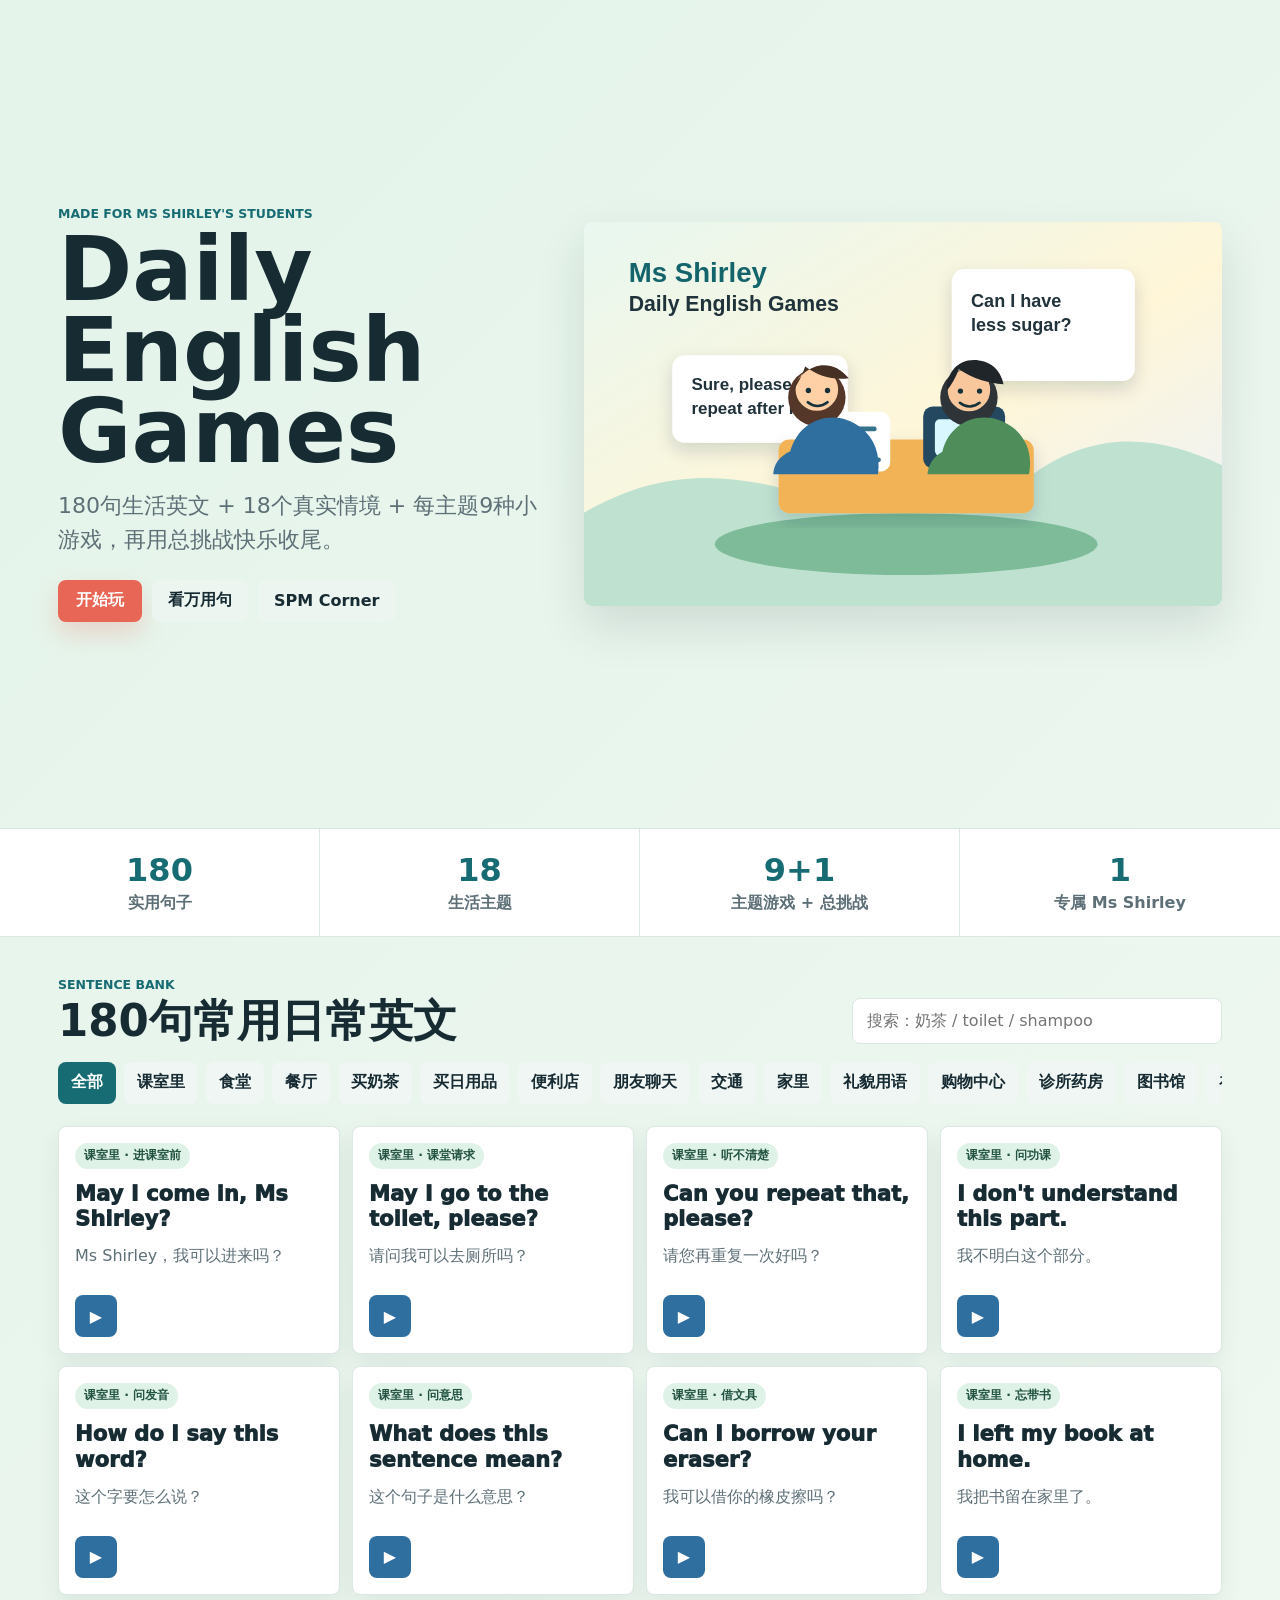
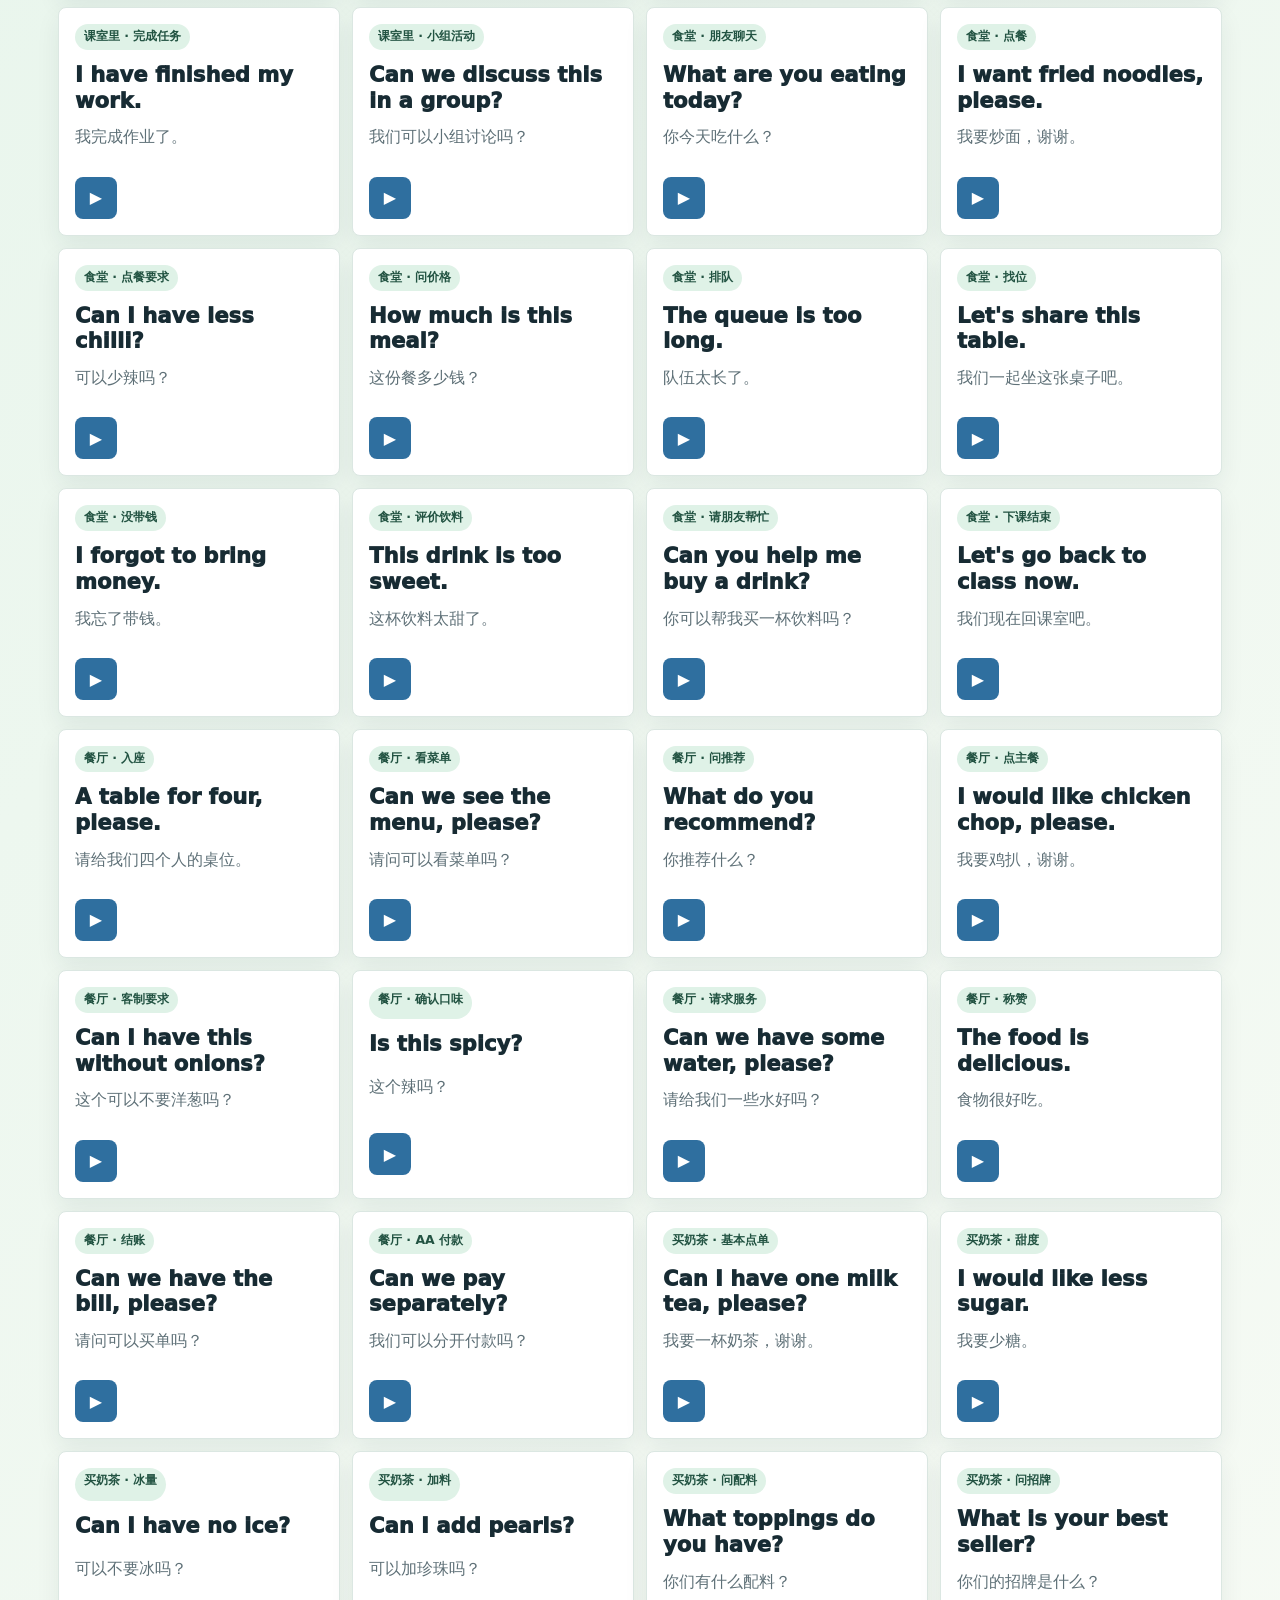
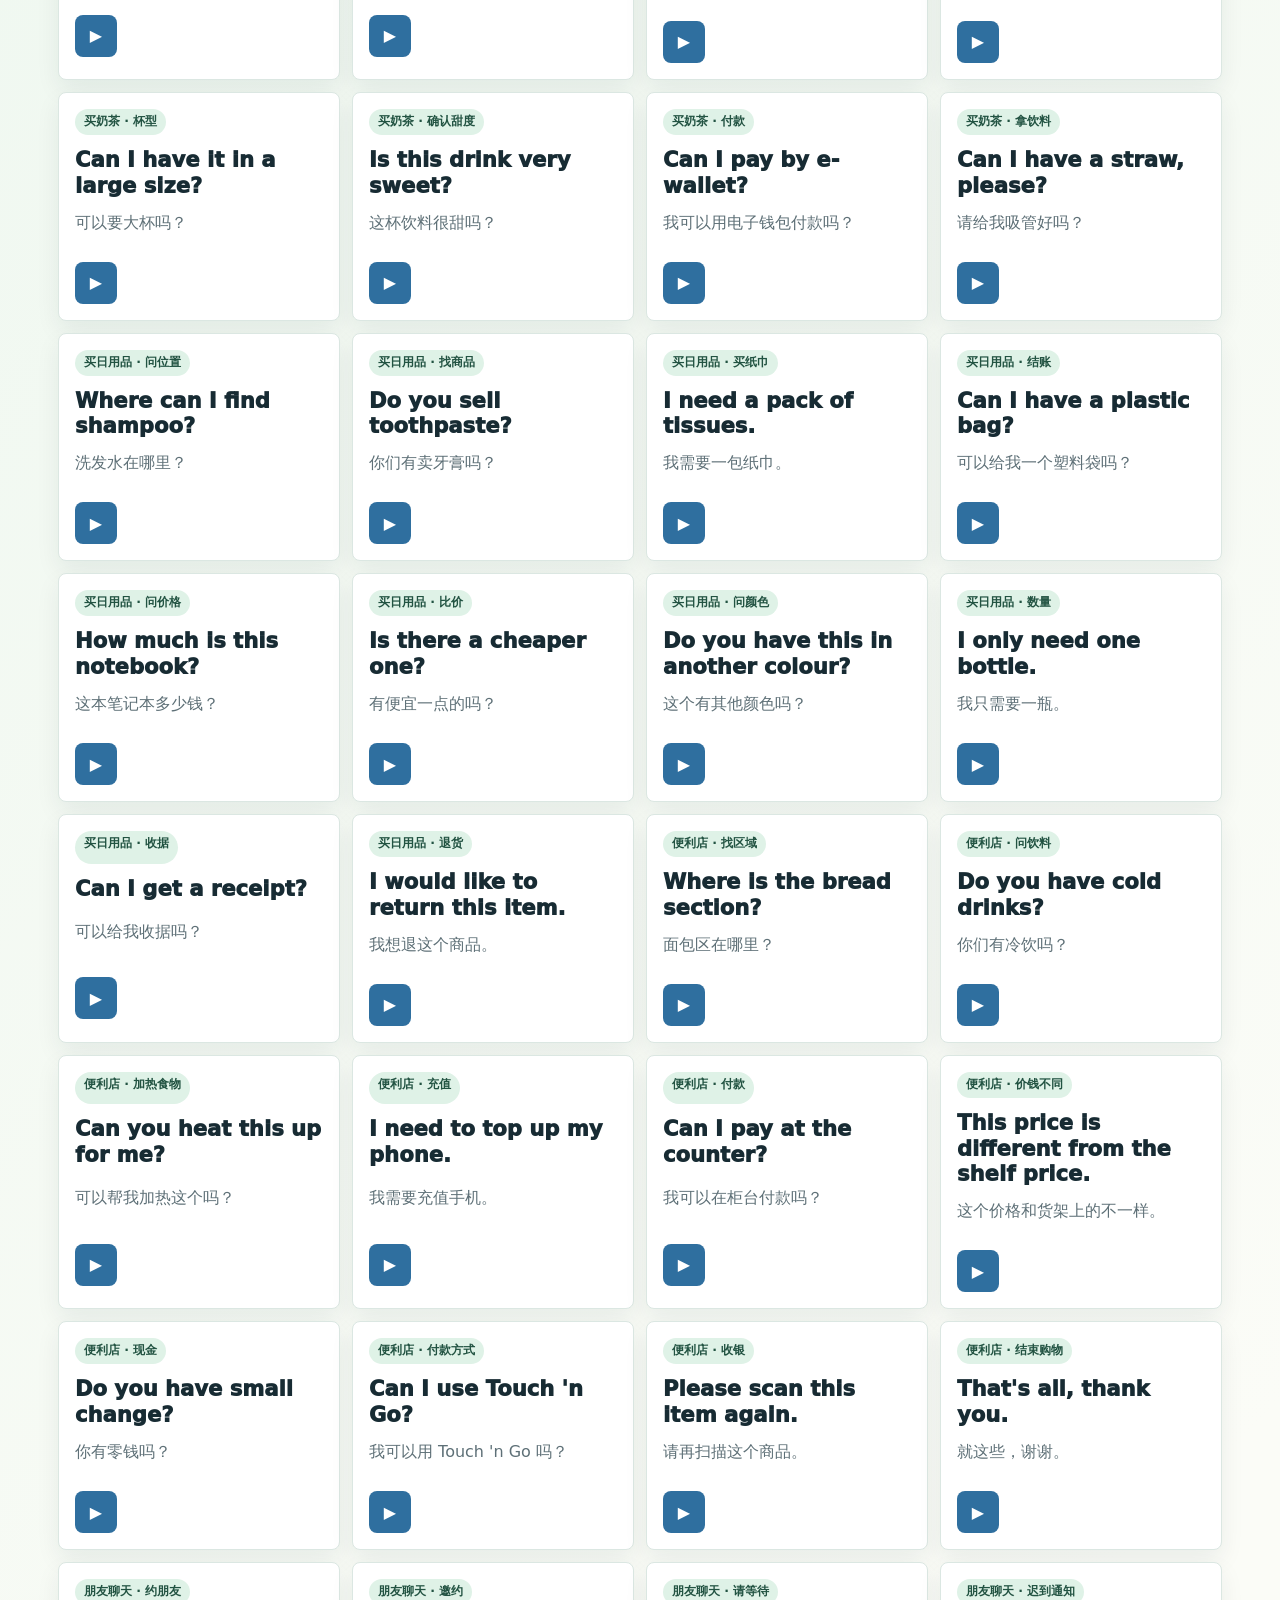
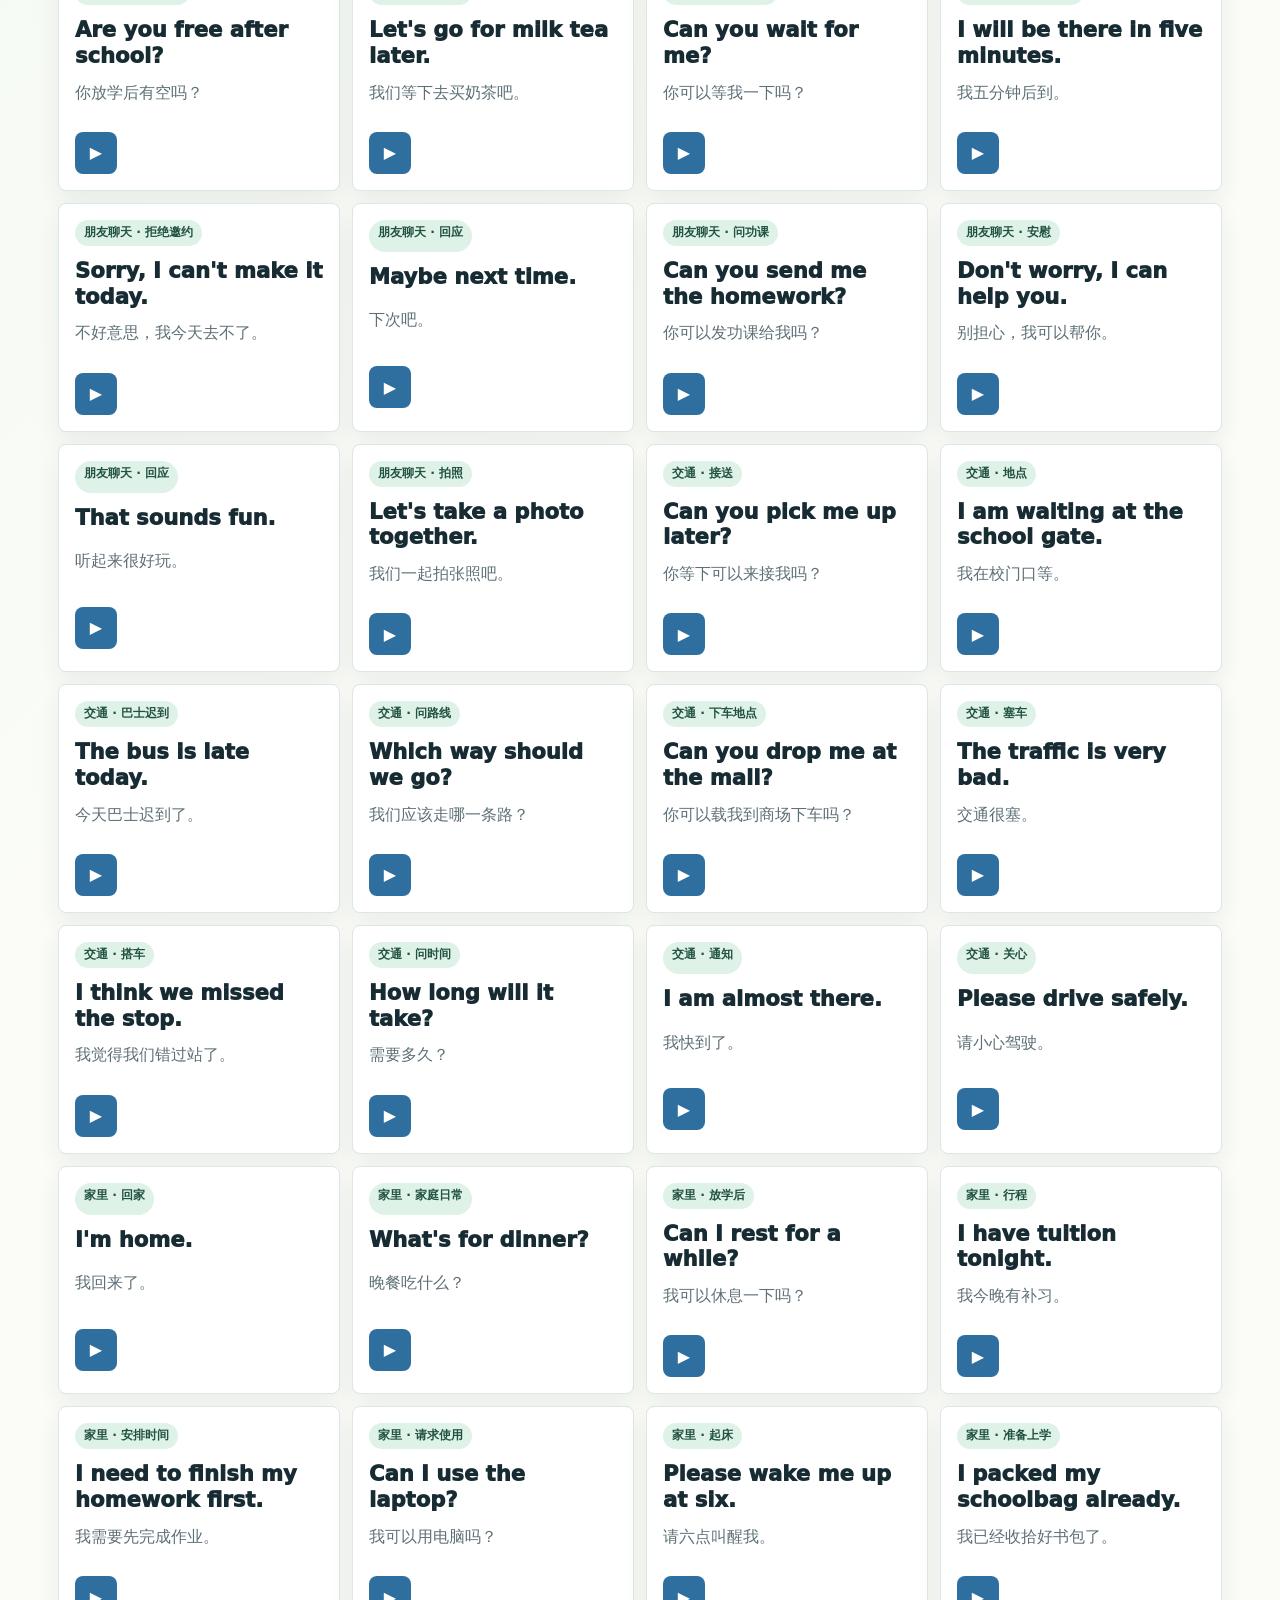
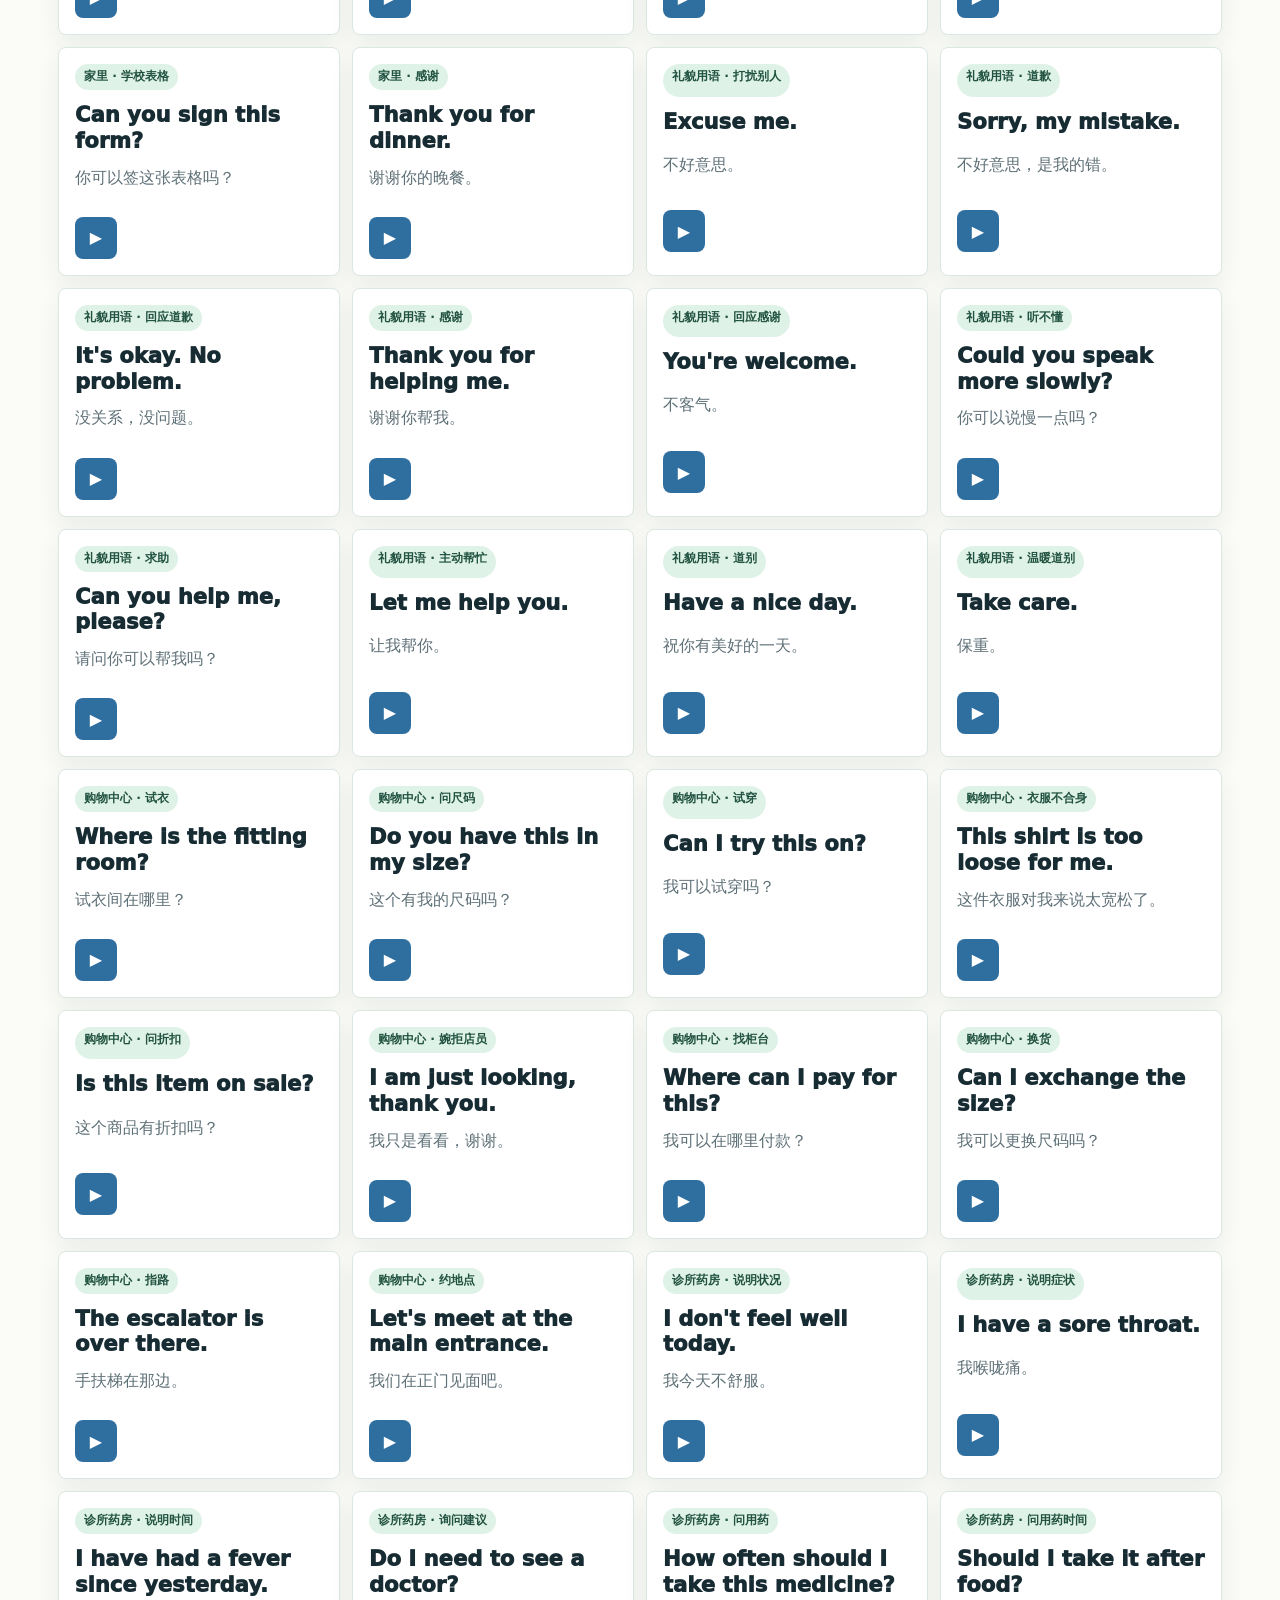
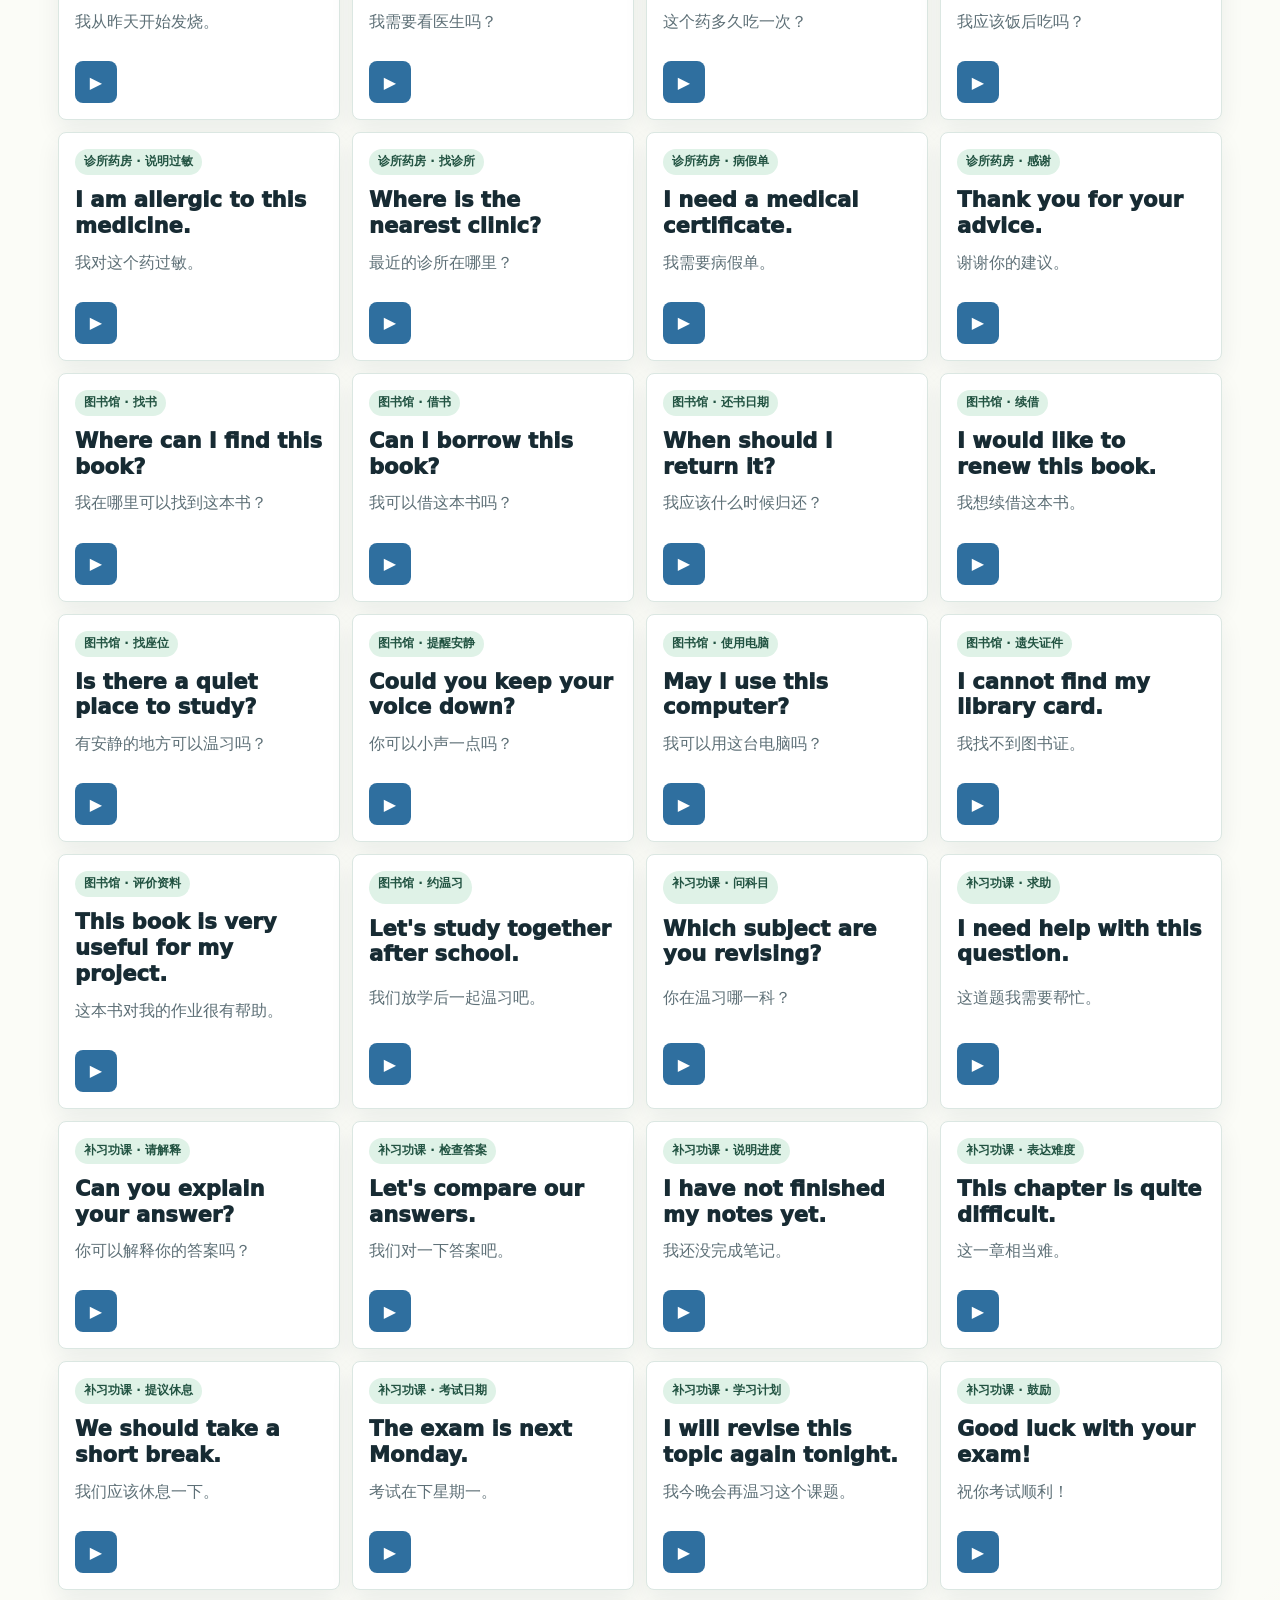
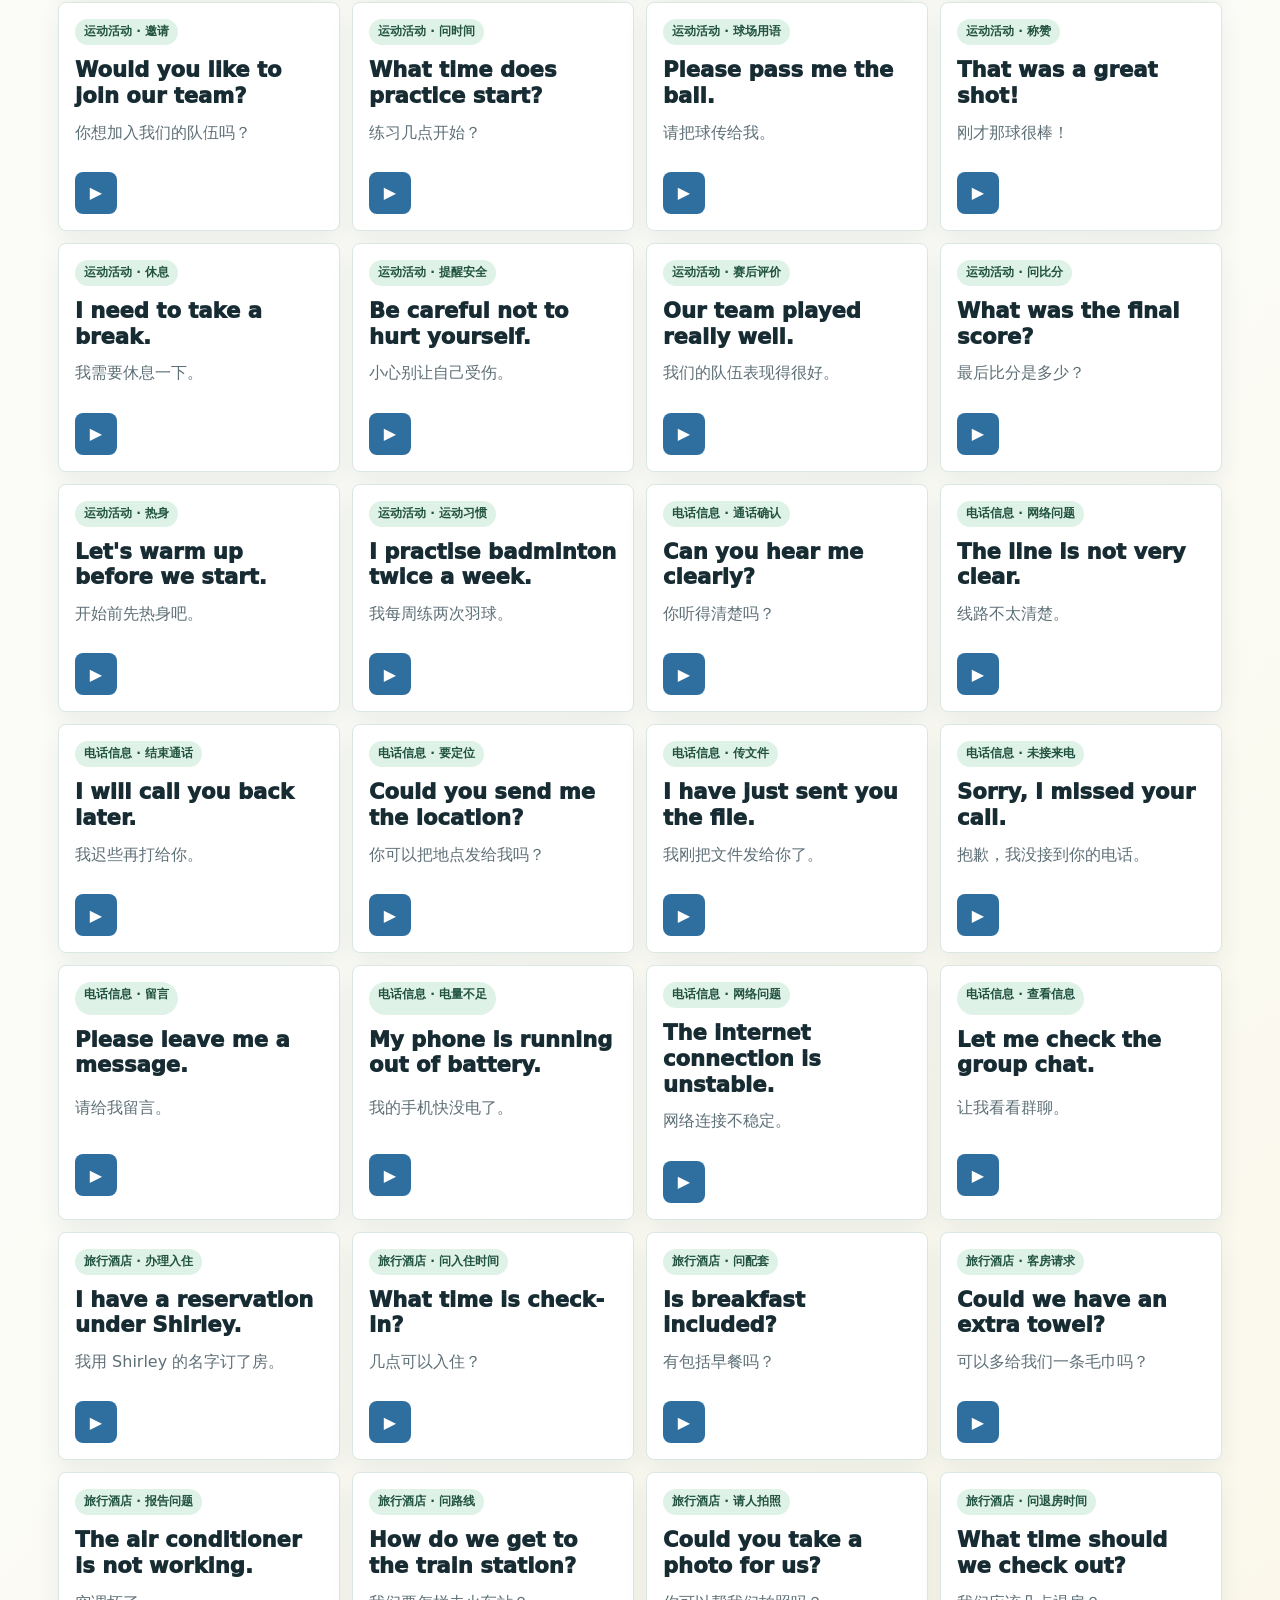
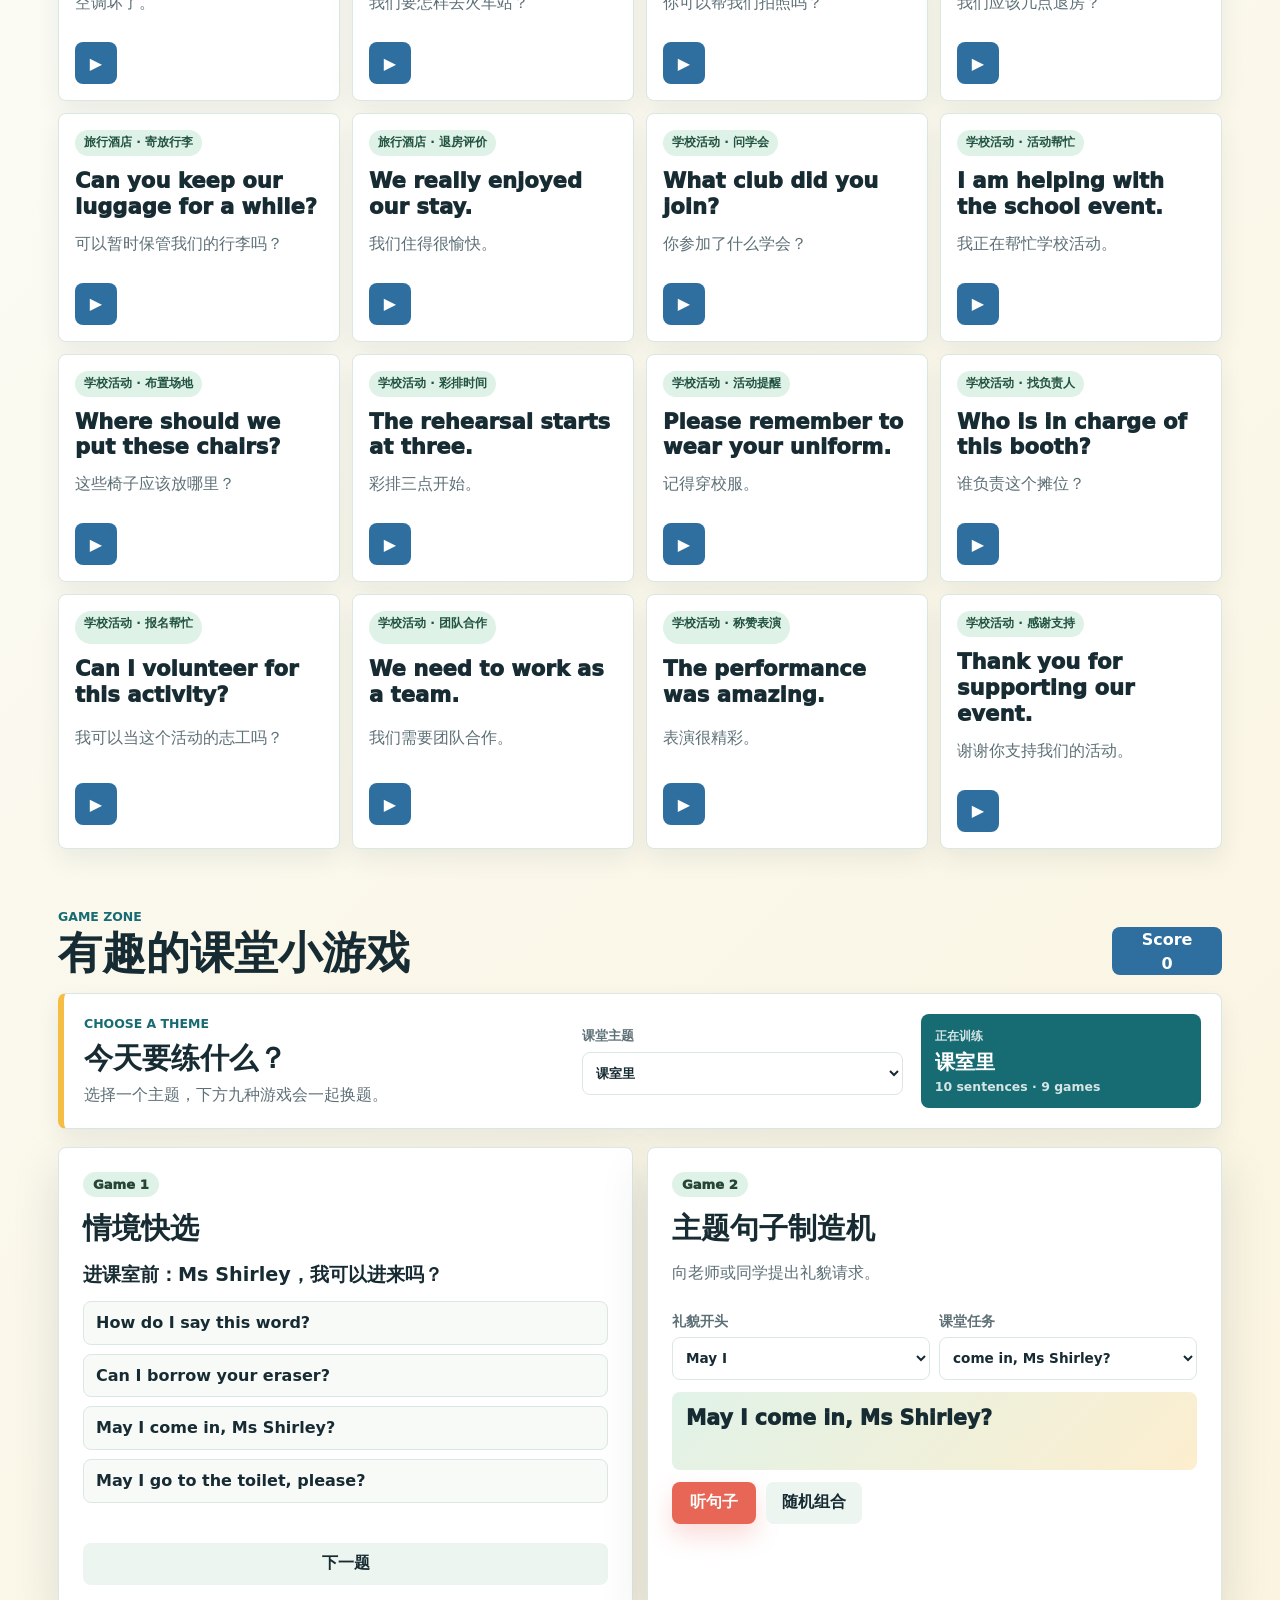
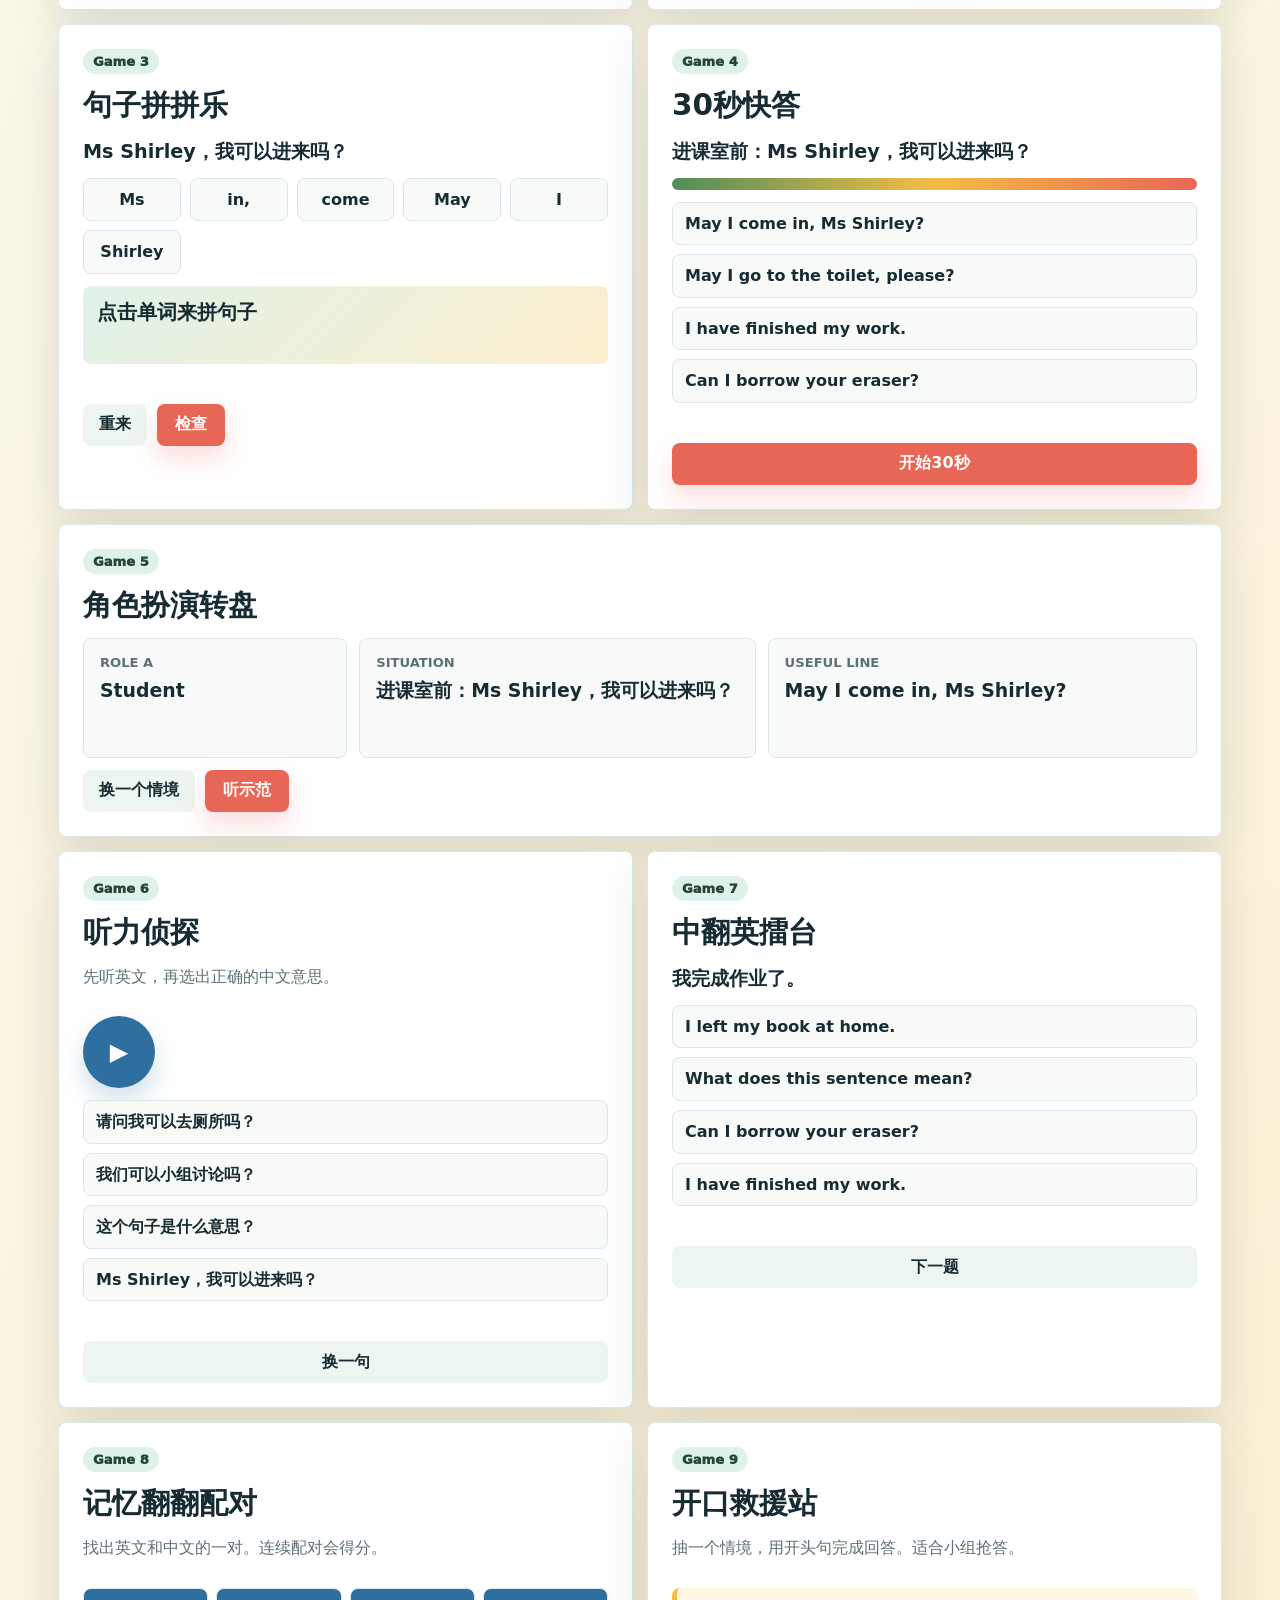
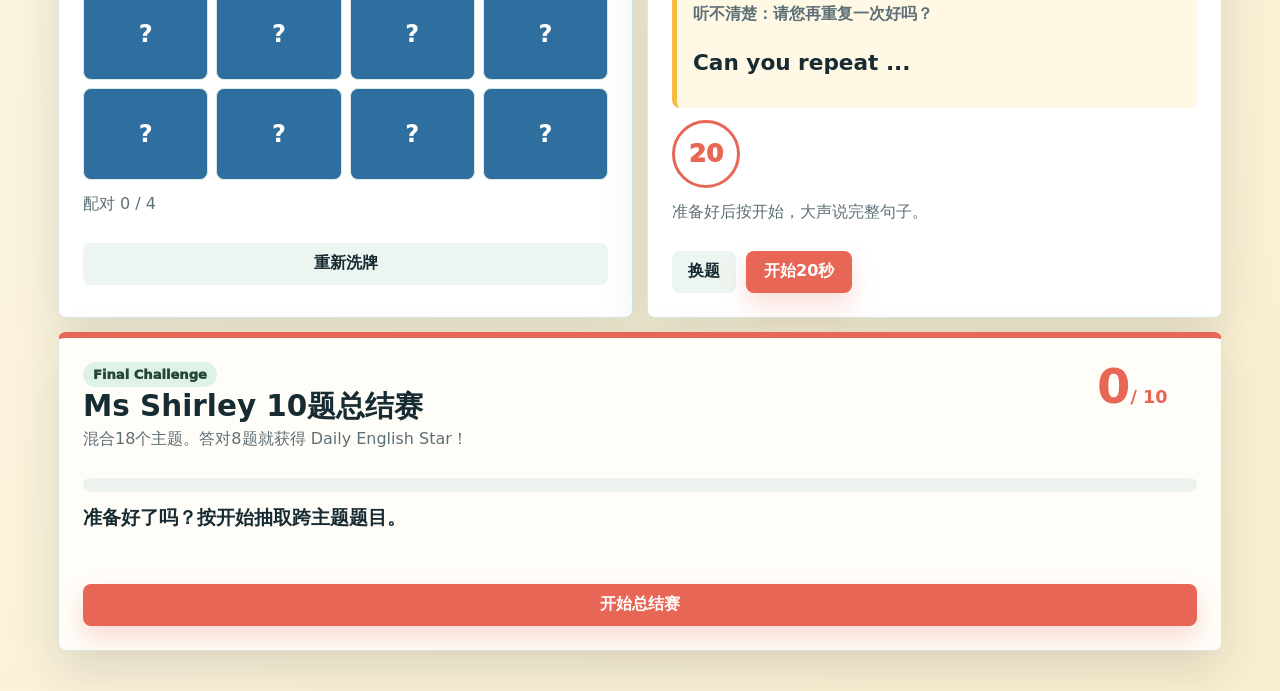
<file: index.html>
<!doctype html>
<html lang="zh-Hans">
<head>
  <meta charset="utf-8">
  <meta name="viewport" content="width=device-width, initial-scale=1">
  <title>Ms Shirley Daily English Games</title>
  <link rel="stylesheet" href="styles.css">
</head>
<body>
  <header class="hero">
    <div class="hero-copy">
      <p class="eyebrow">Made for Ms Shirley's Students</p>
      <h1>Daily English Games</h1>
      <p>180句生活英文 + 18个真实情境 + 每主题9种小游戏，再用总挑战快乐收尾。</p>
      <div class="hero-actions">
        <button class="primary-btn" data-jump="games">开始玩</button>
        <button class="secondary-btn" data-jump="phrases">看万用句</button>
        <a class="secondary-btn link-btn" href="spm.html">SPM Corner</a>
      </div>
    </div>
    <img src="assets/ms-shirley-classroom.svg" alt="Ms Shirley Daily English Games classroom illustration">
  </header>

  <main>
    <section class="stats-band" aria-label="课程内容统计">
      <div><strong>180</strong><span>实用句子</span></div>
      <div><strong>18</strong><span>生活主题</span></div>
      <div><strong>9+1</strong><span>主题游戏 + 总挑战</span></div>
      <div><strong>1</strong><span>专属 Ms Shirley</span></div>
    </section>

    <section class="section" id="phrases">
      <div class="section-head">
        <div>
          <p class="eyebrow">Sentence Bank</p>
          <h2>180句常用日常英文</h2>
        </div>
        <input id="searchInput" type="search" placeholder="搜索：奶茶 / toilet / shampoo">
      </div>
      <div class="category-row" id="categoryRow"></div>
      <div class="phrase-grid" id="phraseGrid"></div>
    </section>

    <section class="section games" id="games">
      <div class="section-head">
        <div>
          <p class="eyebrow">Game Zone</p>
          <h2>有趣的课堂小游戏</h2>
        </div>
        <div class="score">Score <strong id="totalScore">0</strong></div>
      </div>

      <div class="theme-console">
        <div>
          <p class="eyebrow">Choose A Theme</p>
          <h3>今天要练什么？</h3>
          <p>选择一个主题，下方九种游戏会一起换题。</p>
        </div>
        <label>课堂主题
          <select id="gameTheme"></select>
        </label>
        <div class="theme-status">
          <span>正在训练</span>
          <strong id="activeGameTheme">课室里</strong>
          <small>10 sentences · 9 games</small>
        </div>
      </div>

      <div class="game-grid">
        <article class="game-card">
          <p class="game-label">Game 1</p>
          <h3>情境快选</h3>
          <p class="prompt" id="scenePrompt"></p>
          <div class="option-list" id="sceneOptions"></div>
          <p class="feedback" id="sceneFeedback"></p>
          <button class="secondary-btn" id="nextScene">下一题</button>
        </article>

        <article class="game-card">
          <p class="game-label">Game 2</p>
          <h3>主题句子制造机</h3>
          <p class="hint" id="builderMission">组合一个适合当前主题的实用句子。</p>
          <div class="builder topic-builder">
            <label id="builderLabelA">礼貌开头<select id="builderPartA"></select></label>
            <label id="builderLabelB">要说的内容<select id="builderPartB"></select></label>
          </div>
          <p class="built" id="builtOrder"></p>
          <div class="button-row">
            <button class="primary-btn" id="speakOrder">听句子</button>
            <button class="secondary-btn" id="randomBuild">随机组合</button>
          </div>
        </article>

        <article class="game-card">
          <p class="game-label">Game 3</p>
          <h3>句子拼拼乐</h3>
          <p class="prompt" id="scrambleHint"></p>
          <div class="word-bank" id="wordBank"></div>
          <div class="answer-line" id="answerLine"></div>
          <p class="feedback" id="scrambleFeedback"></p>
          <div class="button-row">
            <button class="secondary-btn" id="resetScramble">重来</button>
            <button class="primary-btn" id="checkScramble">检查</button>
          </div>
        </article>

        <article class="game-card">
          <p class="game-label">Game 4</p>
          <h3>30秒快答</h3>
          <p class="prompt" id="speedPrompt"></p>
          <div class="timer"><span id="timerBar"></span></div>
          <div class="option-list" id="speedOptions"></div>
          <p class="feedback" id="speedFeedback"></p>
          <button class="primary-btn" id="startSpeed">开始30秒</button>
        </article>

        <article class="game-card wide">
          <p class="game-label">Game 5</p>
          <h3>角色扮演转盘</h3>
          <div class="roleplay">
            <div>
              <span>Role A</span>
              <strong id="roleA">Customer</strong>
            </div>
            <div>
              <span>Situation</span>
              <strong id="roleSituation">Buy milk tea with less sugar.</strong>
            </div>
            <div>
              <span>Useful line</span>
              <strong id="roleLine">Can I have one milk tea with less sugar, please?</strong>
            </div>
          </div>
          <div class="button-row">
            <button class="secondary-btn" id="spinRole">换一个情境</button>
            <button class="primary-btn" id="speakRole">听示范</button>
          </div>
        </article>

        <article class="game-card">
          <p class="game-label">Game 6</p>
          <h3>听力侦探</h3>
          <p class="hint">先听英文，再选出正确的中文意思。</p>
          <button class="listen-button" id="playListening" aria-label="播放英文句子">▶</button>
          <div class="option-list" id="listeningOptions"></div>
          <p class="feedback" id="listeningFeedback"></p>
          <button class="secondary-btn" id="nextListening">换一句</button>
        </article>

        <article class="game-card">
          <p class="game-label">Game 7</p>
          <h3>中翻英擂台</h3>
          <p class="prompt" id="translationPrompt"></p>
          <div class="option-list" id="translationOptions"></div>
          <p class="feedback" id="translationFeedback"></p>
          <button class="secondary-btn" id="nextTranslation">下一题</button>
        </article>

        <article class="game-card">
          <p class="game-label">Game 8</p>
          <h3>记忆翻翻配对</h3>
          <p class="hint">找出英文和中文的一对。连续配对会得分。</p>
          <div class="memory-board" id="memoryBoard"></div>
          <p class="feedback" id="memoryFeedback"></p>
          <button class="secondary-btn" id="resetMemory">重新洗牌</button>
        </article>

        <article class="game-card">
          <p class="game-label">Game 9</p>
          <h3>开口救援站</h3>
          <p class="hint">抽一个情境，用开头句完成回答。适合小组抢答。</p>
          <div class="speaking-rescue">
            <span id="rescueSituation"></span>
            <strong id="rescueStarter"></strong>
          </div>
          <div class="rescue-timer" id="rescueTimer">20</div>
          <p class="feedback" id="rescueFeedback">准备好后按开始，大声说完整句子。</p>
          <div class="button-row">
            <button class="secondary-btn" id="newRescue">换题</button>
            <button class="primary-btn" id="startRescue">开始20秒</button>
          </div>
        </article>

        <article class="game-card wide final-challenge">
          <div class="final-head">
            <div>
              <p class="game-label">Final Challenge</p>
              <h3>Ms Shirley 10题总结赛</h3>
              <p class="hint">混合18个主题。答对8题就获得 Daily English Star！</p>
            </div>
            <div class="challenge-score"><strong id="finalScore">0</strong><span>/ 10</span></div>
          </div>
          <div class="challenge-track"><span id="finalProgress"></span></div>
          <p class="prompt" id="finalPrompt">准备好了吗？按开始抽取跨主题题目。</p>
          <div class="option-list final-options" id="finalOptions"></div>
          <p class="feedback" id="finalFeedback"></p>
          <button class="primary-btn" id="startFinal">开始总结赛</button>
        </article>
      </div>
    </section>
  </main>

  <script src="script.js"></script>
</body>
</html>
</file>
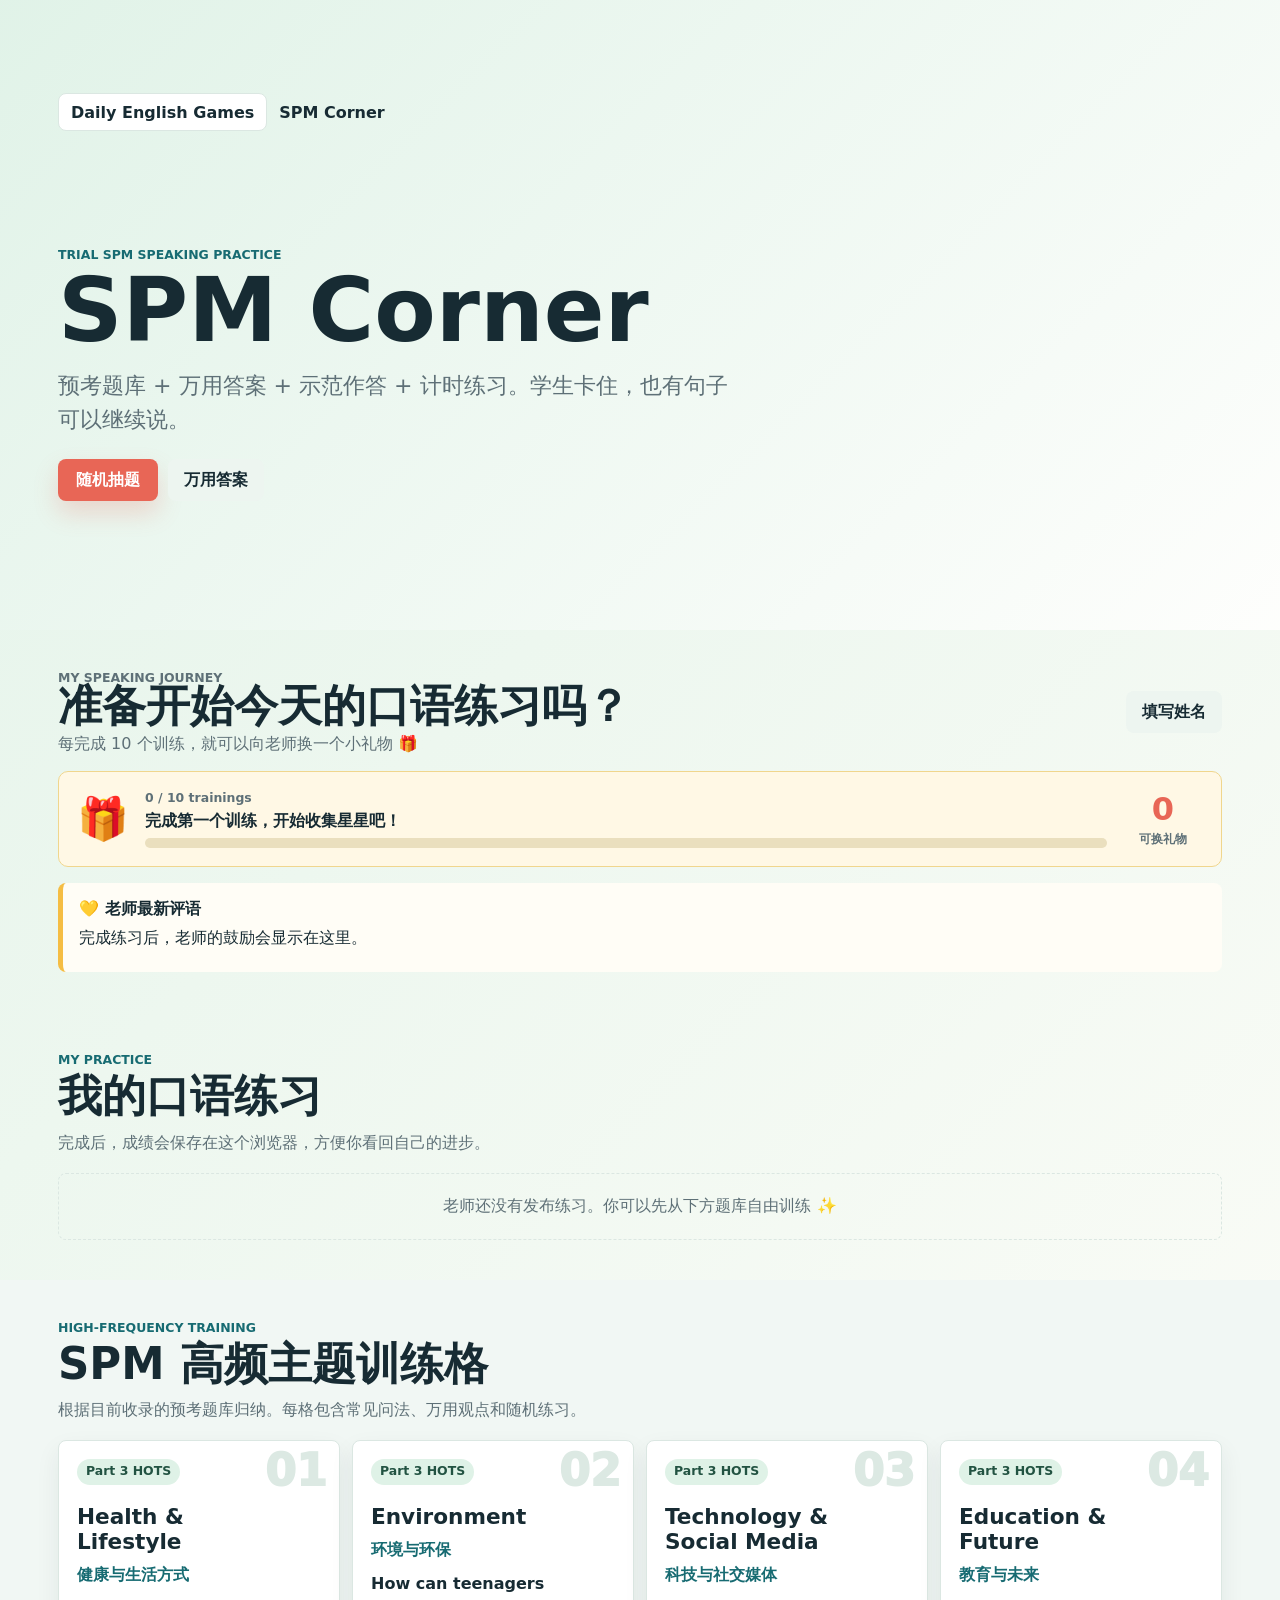
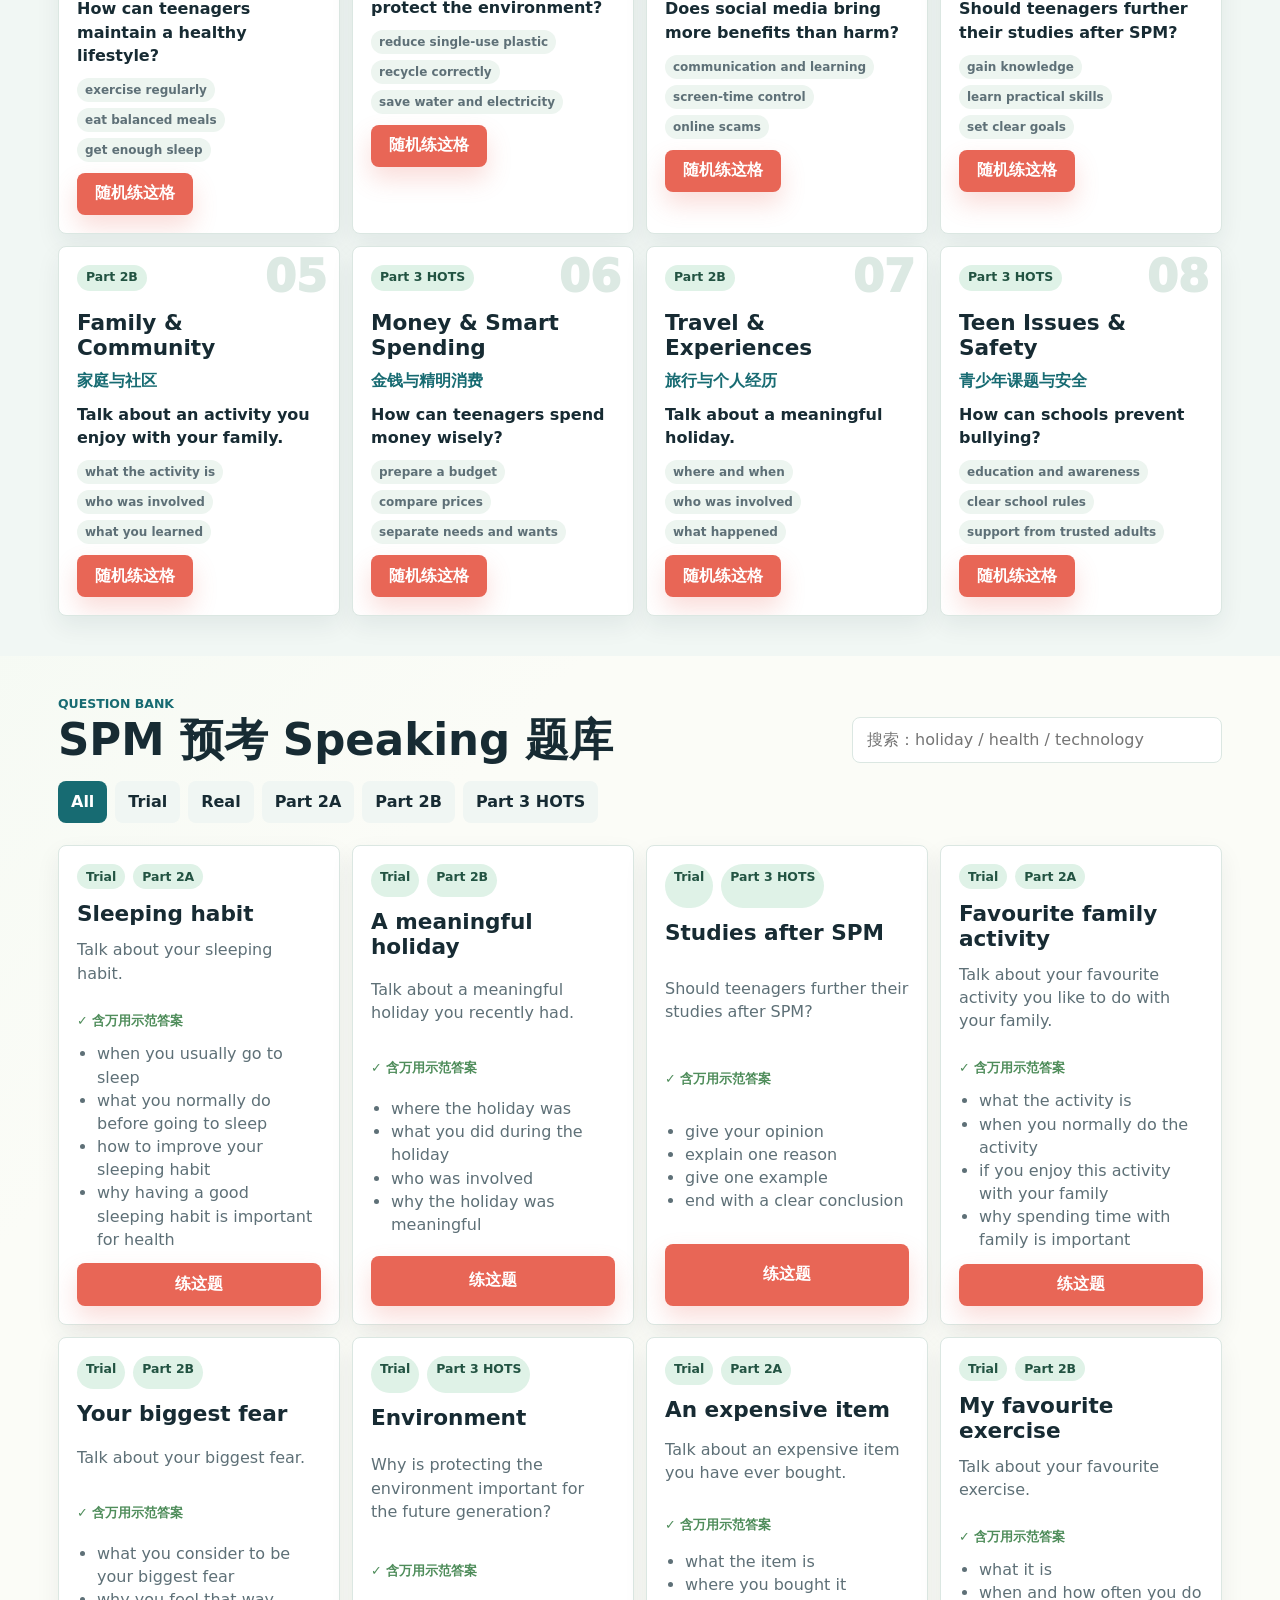
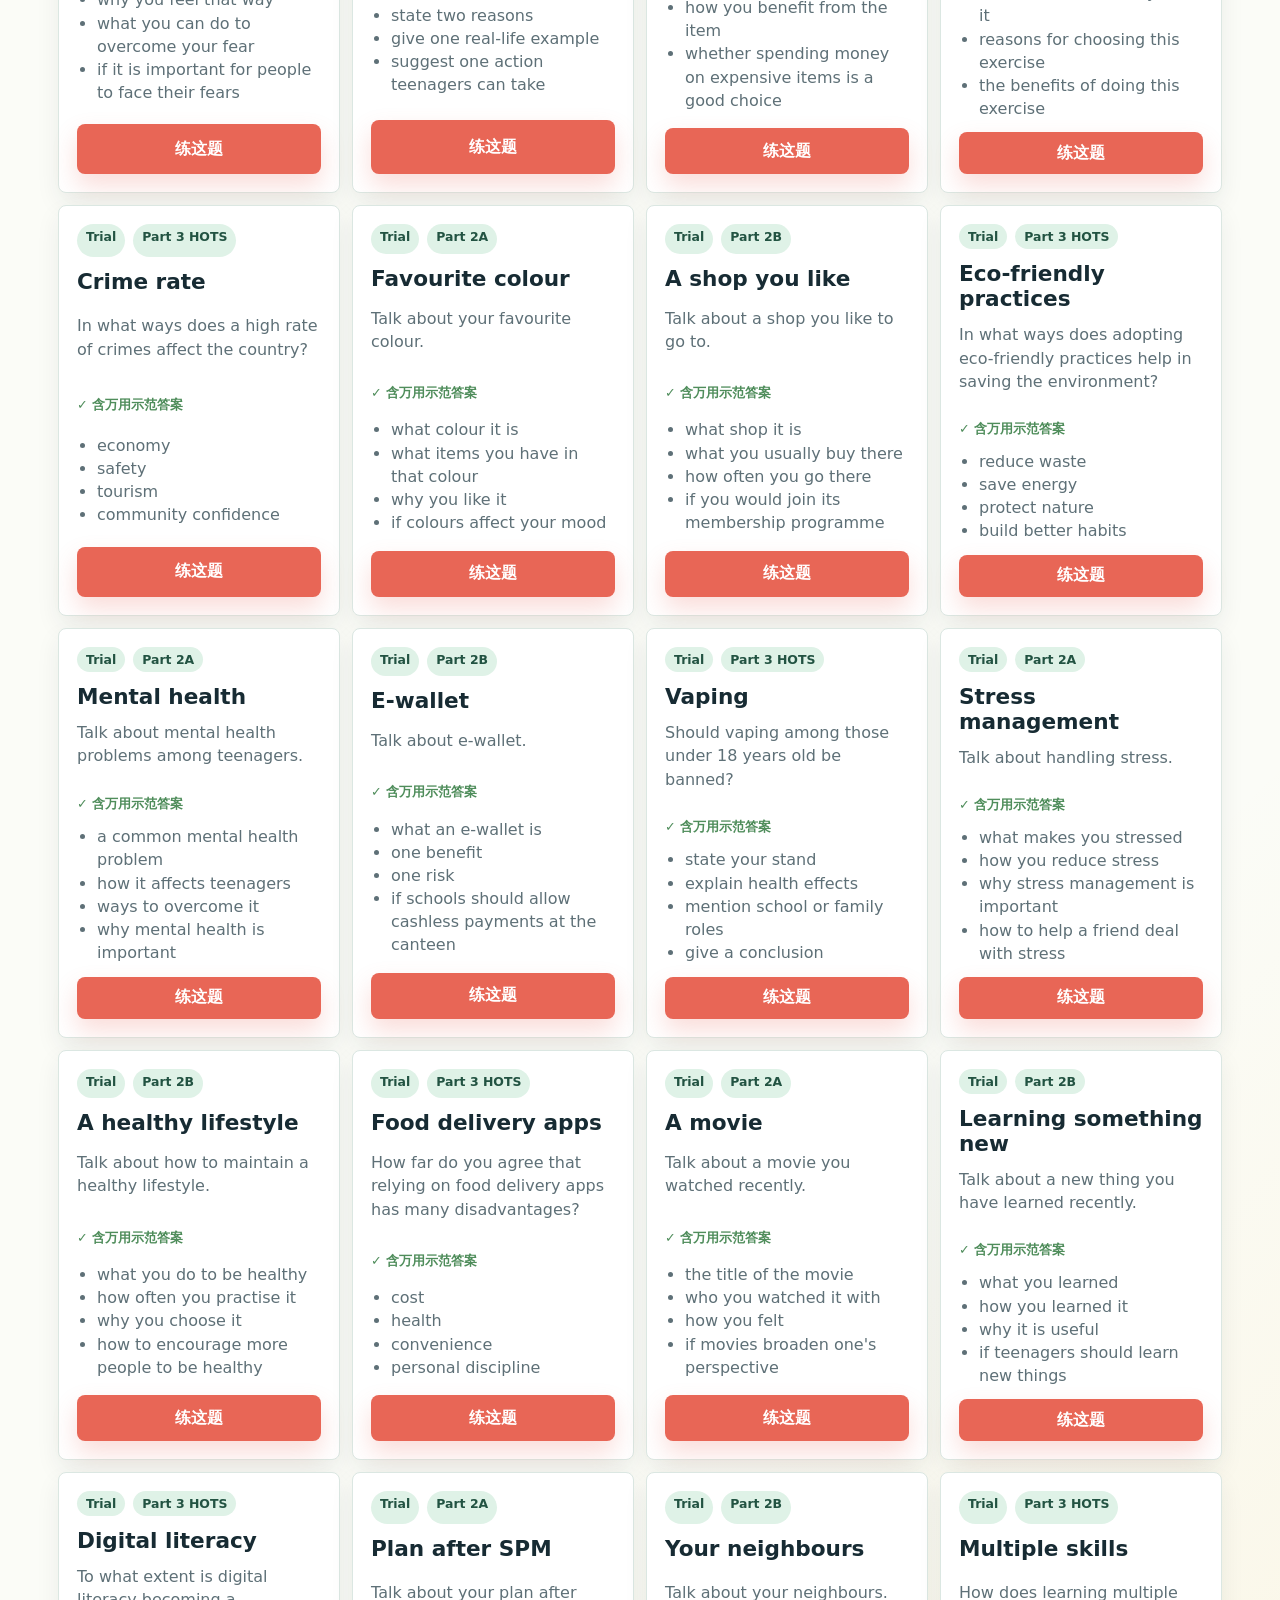
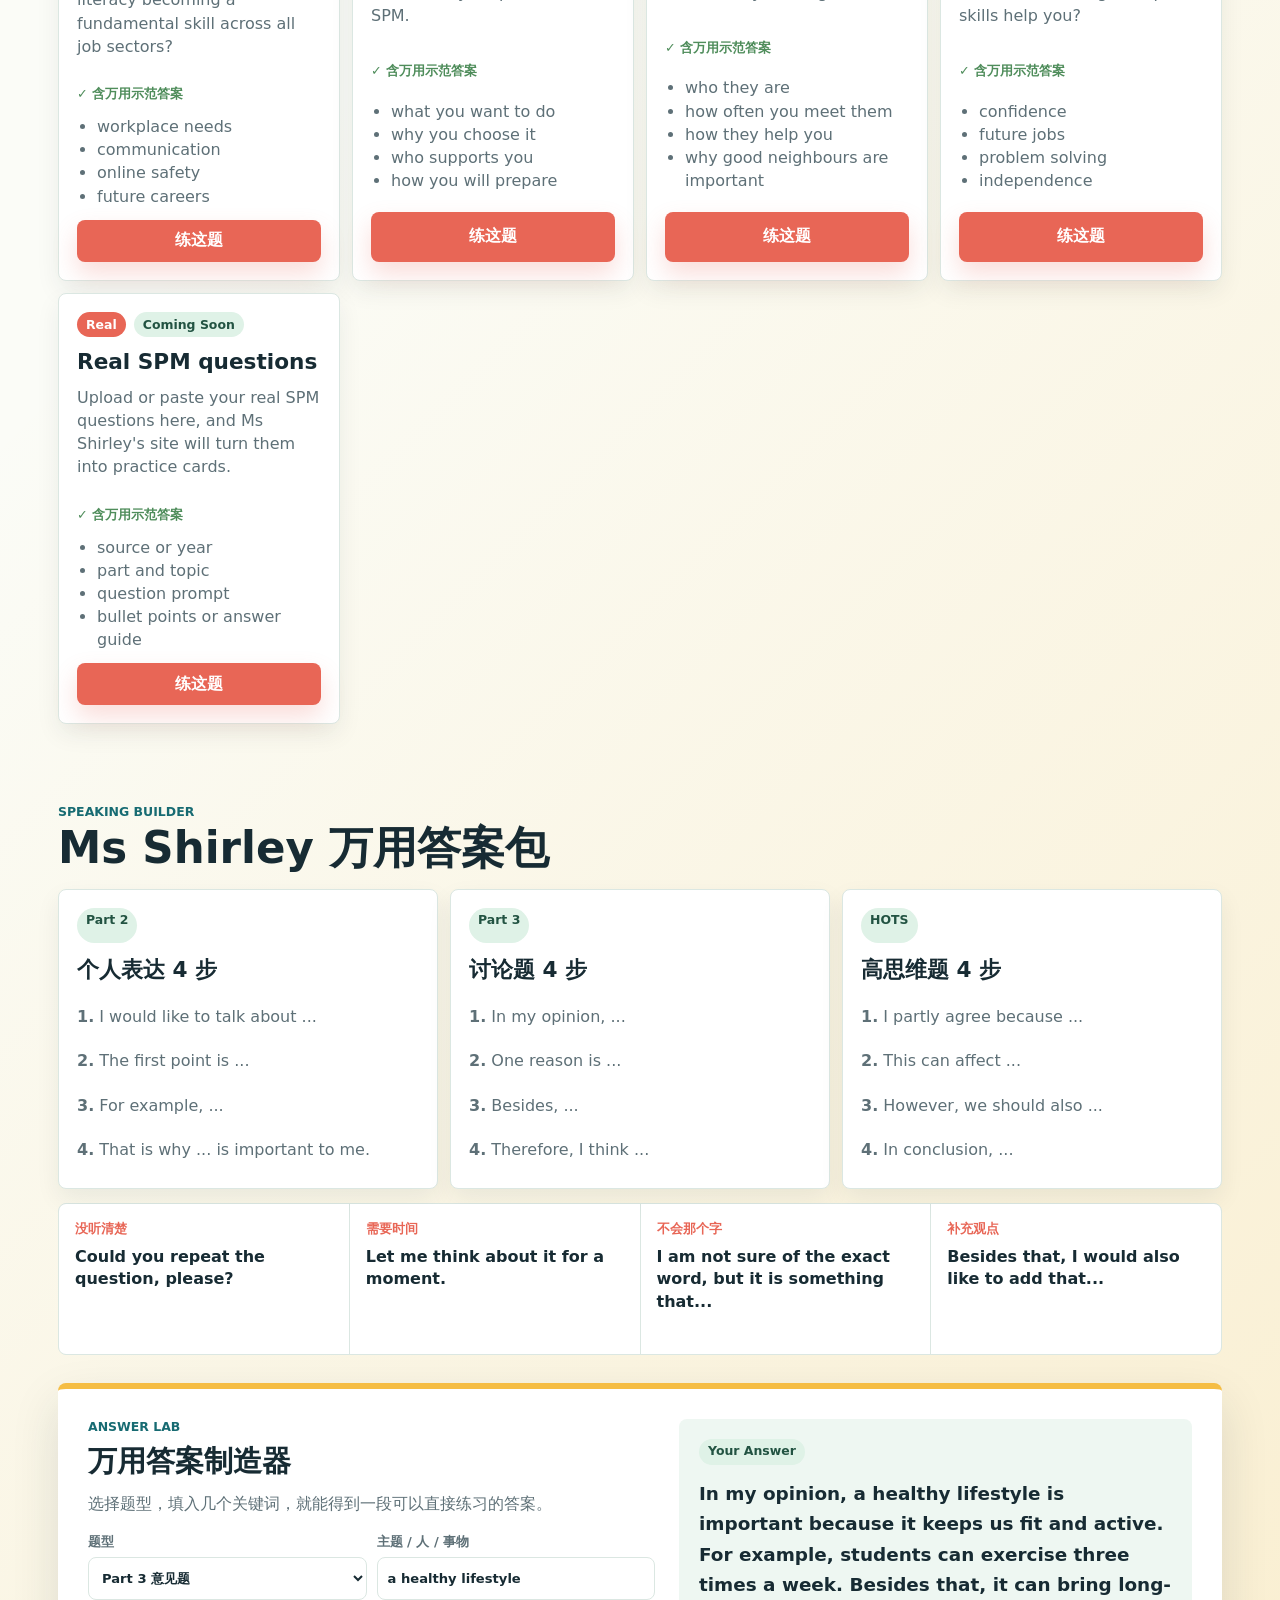
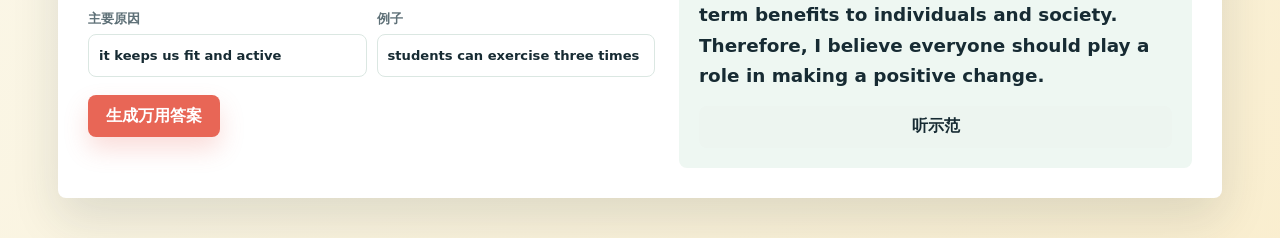
<file: spm.html>
<!doctype html>
<html lang="zh-Hans">
<head>
  <meta charset="utf-8">
  <meta name="viewport" content="width=device-width, initial-scale=1">
  <title>SPM Corner - Ms Shirley Daily English</title>
  <link rel="stylesheet" href="styles.css">
</head>
<body>
  <header class="spm-hero">
    <nav class="mini-nav">
      <a href="index.html">Daily English Games</a>
      <strong>SPM Corner</strong>
    </nav>
    <div>
      <p class="eyebrow">Trial SPM Speaking Practice</p>
      <h1>SPM Corner</h1>
      <p>预考题库 + 万用答案 + 示范作答 + 计时练习。学生卡住，也有句子可以继续说。</p>
      <div class="hero-actions">
        <button class="primary-btn" id="randomCard">随机抽题</button>
        <button class="secondary-btn" id="showFramework">万用答案</button>
      </div>
    </div>
  </header>

  <main>
    <section class="section student-home" aria-label="Student progress">
      <div class="student-welcome">
        <div><p class="eyebrow">My Speaking Journey</p><h2 id="studentGreeting">准备开始今天的口语练习吗？</h2><p>每完成 10 个训练，就可以向老师换一个小礼物 🎁</p></div>
        <button class="secondary-btn" id="changeStudentName" type="button">填写姓名</button>
      </div>
      <div class="reward-card">
        <div class="reward-icon" aria-hidden="true">🎁</div>
        <div class="reward-copy"><span id="rewardLabel">0 / 10 trainings</span><strong id="rewardMessage">完成第一个训练，开始收集星星吧！</strong><div class="reward-track"><span id="rewardProgress"></span></div></div>
        <div class="reward-count"><strong id="giftCount">0</strong><span>可换礼物</span></div>
      </div>
      <div class="student-feedback" id="studentFeedback"><strong>💛 老师最新评语</strong><p>完成练习后，老师的鼓励会显示在这里。</p></div>
    </section>

    <section class="section assignment-section" id="assignments">
      <div class="section-head"><div><p class="eyebrow">My Practice</p><h2>我的口语练习</h2><p class="section-note">完成后，成绩会保存在这个浏览器，方便你看回自己的进步。</p></div></div>
      <div class="assignment-grid" id="studentAssignments"></div>
    </section>

    <section class="section common-topics-section">
      <div class="section-head">
        <div>
          <p class="eyebrow">High-Frequency Training</p>
          <h2>SPM 高频主题训练格</h2>
          <p class="section-note">根据目前收录的预考题库归纳。每格包含常见问法、万用观点和随机练习。</p>
        </div>
      </div>
      <div class="common-topic-grid" id="commonTopicGrid"></div>
    </section>

    <section class="section" id="answerKit">
      <div class="section-head">
        <div>
          <p class="eyebrow">Question Bank</p>
          <h2>SPM 预考 Speaking 题库</h2>
        </div>
        <input id="spmSearch" type="search" placeholder="搜索：holiday / health / technology">
      </div>
      <div class="category-row" id="spmFilters"></div>
      <div class="spm-grid" id="spmGrid"></div>
    </section>

    <section class="section">
      <div class="section-head">
        <div>
          <p class="eyebrow">Speaking Builder</p>
          <h2>Ms Shirley 万用答案包</h2>
        </div>
      </div>
      <div class="framework-grid">
        <article class="framework-card">
          <span class="tag">Part 2</span>
          <h3>个人表达 4 步</h3>
          <p><strong>1.</strong> I would like to talk about ...</p>
          <p><strong>2.</strong> The first point is ...</p>
          <p><strong>3.</strong> For example, ...</p>
          <p><strong>4.</strong> That is why ... is important to me.</p>
        </article>
        <article class="framework-card">
          <span class="tag">Part 3</span>
          <h3>讨论题 4 步</h3>
          <p><strong>1.</strong> In my opinion, ...</p>
          <p><strong>2.</strong> One reason is ...</p>
          <p><strong>3.</strong> Besides, ...</p>
          <p><strong>4.</strong> Therefore, I think ...</p>
        </article>
        <article class="framework-card">
          <span class="tag">HOTS</span>
          <h3>高思维题 4 步</h3>
          <p><strong>1.</strong> I partly agree because ...</p>
          <p><strong>2.</strong> This can affect ...</p>
          <p><strong>3.</strong> However, we should also ...</p>
          <p><strong>4.</strong> In conclusion, ...</p>
        </article>
      </div>
      <div class="survival-strip">
        <article><span>没听清楚</span><strong>Could you repeat the question, please?</strong></article>
        <article><span>需要时间</span><strong>Let me think about it for a moment.</strong></article>
        <article><span>不会那个字</span><strong>I am not sure of the exact word, but it is something that...</strong></article>
        <article><span>补充观点</span><strong>Besides that, I would also like to add that...</strong></article>
      </div>

      <div class="answer-lab">
        <div>
          <p class="eyebrow">Answer Lab</p>
          <h3>万用答案制造器</h3>
          <p class="hint">选择题型，填入几个关键词，就能得到一段可以直接练习的答案。</p>
          <div class="answer-fields">
            <label>题型
              <select id="builderType">
                <option value="opinion">Part 3 意见题</option>
                <option value="personal">Part 2 个人题</option>
              </select>
            </label>
            <label>主题 / 人 / 事物<input id="builderTopic" value="a healthy lifestyle"></label>
            <label>主要原因<input id="builderReason" value="it keeps us fit and active"></label>
            <label>例子<input id="builderExample" value="students can exercise three times a week"></label>
          </div>
          <button class="primary-btn" id="buildAnswer">生成万用答案</button>
        </div>
        <div class="generated-answer">
          <span class="tag">Your Answer</span>
          <p id="builtAnswer"></p>
          <button class="secondary-btn" id="speakBuiltAnswer">听示范</button>
        </div>
      </div>
    </section>
  </main>

  <dialog class="spm-dialog" id="spmDialog">
    <form method="dialog">
      <button class="close-btn" value="cancel" aria-label="Close">×</button>
      <p class="eyebrow" id="dialogType">SPM Speaking</p>
      <h2 id="dialogTitle">Question</h2>
      <p id="dialogPrompt"></p>
      <ul id="dialogBullets"></ul>
      <div class="sample-answer">
        <div class="sample-head">
          <span class="tag">万用示范答案</span>
          <button class="secondary-btn" id="toggleSample" type="button">显示答案</button>
        </div>
        <p id="dialogSample" hidden></p>
      </div>
      <section class="recording-coach" aria-labelledby="coachTitle">
        <div class="coach-heading">
          <div>
            <p class="eyebrow">Speaking Coach</p>
            <h3 id="coachTitle">录音 + CEFR 课堂估分</h3>
          </div>
          <div class="record-time"><span id="recordDot"></span><strong id="recordTime">00:00</strong></div>
        </div>
        <div class="student-fields" aria-label="Student details">
          <label>学生姓名<input id="studentName" autocomplete="name" placeholder="例如：Amy Tan"></label>
        </div>
        <p class="coach-note">支持 iPhone Safari 与 Android Chrome。Vercel 版本会在录音结束后安全上传音频并自动转成英文文字；录音和成绩仍暂存于这台装置。</p>
        <details class="mic-help"><summary>手机麦克风打不开？点这里</summary><p>iPhone：使用 Safari，并在网址列的「网站设置」允许麦克风。Android：使用 Chrome，点锁头图标允许麦克风。线上版本必须使用 HTTPS。</p></details>
        <div class="button-row recording-actions">
          <button class="record-btn" id="startRecording" type="button"><span>●</span> 开始录音</button>
          <button class="secondary-btn" id="stopRecording" type="button" disabled><span>■</span> 停止</button>
          <button class="secondary-btn" id="clearRecording" type="button">清除</button>
          <button class="secondary-btn" id="transcriptOnly" type="button">Android 只转文字</button>
        </div>
        <div class="mic-meter" id="micMeter" aria-label="Microphone level"><span></span><span></span><span></span><span></span><span></span><small>麦克风音量</small></div>
        <p class="record-status" id="recordStatus" role="status">准备录音。请先读题，再用完整句子回答。</p>
        <audio id="recordedAudio" controls hidden></audio>
        <label class="transcript-field" for="speechTranscript">
          <span>自动文字稿 <small>可以手动修正识别错误</small></span>
          <textarea id="speechTranscript" rows="6" placeholder="录音后会显示英文文字，也可以直接输入学生的答案来评分。"></textarea>
        </label>
        <button class="primary-btn score-response-btn" id="scoreResponse" type="button">取得 CEFR 课堂估分</button>
        <div class="score-report" id="scoreReport" hidden>
          <div class="overall-score">
            <div><span>Estimated level</span><strong id="cefrLevel">B1</strong></div>
            <div><span>Classroom score</span><strong><b id="cefrTotal">0</b>/25</strong></div>
          </div>
          <p class="can-do" id="cefrCanDo"></p>
          <div class="cefr-score-grid" id="cefrScoreGrid"></div>
          <div class="coach-feedback">
            <h4>Ms Shirley Coach</h4>
            <ul id="cefrFeedback"></ul>
          </div>
          <div class="encouragement-card"><span>💛 给你的鼓励</span><strong id="encouragementTitle"></strong><p id="encouragementText"></p></div>
          <div class="speech-stats" id="speechStats"></div>
          <p class="assessment-note">这是依据 CEFR spoken-language qualitative features 制作的课堂练习估分，不是正式 SPM 成绩。Interaction 与 pronunciation 仍建议由老师听录音确认。</p>
          <button class="primary-btn submit-result-btn" id="submitResult" type="button">保存我的练习记录</button>
          <p class="save-status" id="saveStatus" role="status"></p>
        </div>
      </section>
      <div class="practice-clock"><strong id="practiceTime">01:00</strong><span>回答计时</span></div>
      <div class="button-row">
        <button class="primary-btn" id="speakQuestion" type="button">听题目</button>
        <button class="secondary-btn" id="startPractice" type="button">开始计时</button>
        <button class="secondary-btn" value="cancel">关闭</button>
      </div>
    </form>
  </dialog>

  <script src="spm.js?v=20261023a"></script>
</body>
</html>
</file>
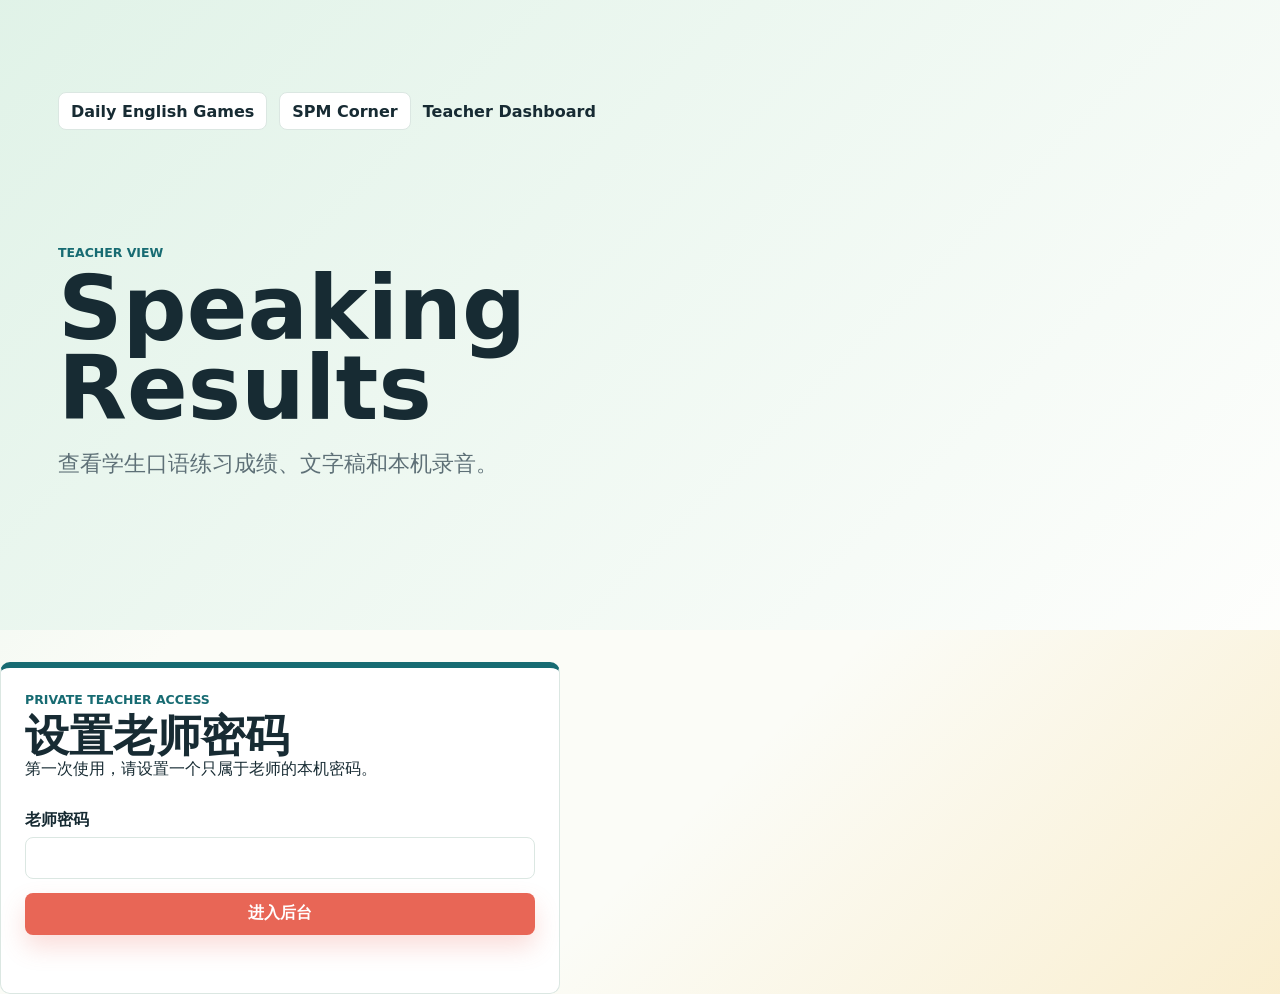
<file: teacher.html>
<!doctype html>
<html lang="zh-Hans">
<head>
  <meta charset="utf-8">
  <meta name="viewport" content="width=device-width, initial-scale=1">
  <title>Teacher Dashboard - Ms Shirley</title>
  <link rel="stylesheet" href="styles.css">
</head>
<body>
  <header class="spm-hero">
    <nav class="mini-nav"><a href="index.html">Daily English Games</a><a href="spm.html">SPM Corner</a><strong>Teacher Dashboard</strong></nav>
    <div><p class="eyebrow">Teacher View</p><h1>Speaking Results</h1><p>查看学生口语练习成绩、文字稿和本机录音。</p></div>
  </header>
  <section class="section teacher-login" id="teacherLogin">
    <div><p class="eyebrow">Private Teacher Access</p><h2 id="loginTitle">设置老师密码</h2><p id="loginHelp">第一次使用，请设置一个只属于老师的本机密码。</p></div>
    <label>老师密码<input class="teacher-filter" id="teacherPassword" type="password" autocomplete="current-password" minlength="4"></label>
    <button class="primary-btn" id="teacherLoginButton" type="button">进入后台</button>
    <p class="save-status" id="loginStatus" role="status"></p>
  </section>
  <main class="section teacher-shell" id="teacherApp" hidden>
    <section class="teacher-summary" aria-label="Class summary">
      <article><span>提交次数</span><strong id="submissionCount">0</strong></article>
      <article><span>学生人数</span><strong id="studentCount">0</strong></article>
      <article><span>平均分</span><strong id="averageScore">—</strong></article>
      <article><span>最高分</span><strong id="highestScore">—</strong></article>
    </section>
    <section class="teacher-tools">
      <input class="teacher-filter" id="resultSearch" type="search" placeholder="搜索学生或题目">
      <button class="primary-btn" id="exportResults">导出 CSV</button>
    </section>
    <section class="teacher-panel">
      <div class="section-head"><div><p class="eyebrow">Assignments</p><h2>发布口语练习</h2></div></div>
      <div class="assignment-form">
        <label>练习名称<input class="teacher-filter" id="assignmentTitle" placeholder="例如：Week 1 Speaking"></label>
        <label>选择题目<select class="teacher-filter" id="assignmentQuestion"></select></label>
        <label>截止日期<input class="teacher-filter" id="assignmentDue" type="date"></label>
        <label>给学生的话<input class="teacher-filter" id="assignmentNote" placeholder="例如：勇敢说满 60 秒，你可以的！"></label>
        <button class="primary-btn" id="publishAssignment" type="button">发布练习</button>
      </div>
      <div class="assignment-admin-list" id="assignmentAdminList"></div>
    </section>
    <section class="teacher-table-wrap">
      <table class="teacher-table">
        <thead><tr><th>学生</th><th>题目</th><th>分数</th><th>CEFR</th><th>流利度</th><th>日期</th><th></th></tr></thead>
        <tbody id="resultRows"></tbody>
      </table>
    </section>
    <section class="teacher-panel">
      <div class="section-head"><div><p class="eyebrow">Rewards</p><h2>小礼物兑换 🎁</h2><p class="section-note">学生每完成 10 个训练，可兑换一个小礼物。</p></div></div>
      <div class="reward-admin-list" id="rewardAdminList"></div>
    </section>
    <p class="assessment-note">第一版资料只保存在这台装置的这个浏览器。连接云端后，老师才能在另一部手机或电脑查看学生提交。</p>
  </main>
  <dialog class="result-detail" id="resultDetail"><button class="close-btn" id="closeDetail" aria-label="Close">×</button><div id="detailContent"></div></dialog>
  <script src="teacher.js"></script>
</body>
</html>
</file>
<file: styles.css>
:root {
  --ink: #172b33;
  --muted: #5e7077;
  --line: #dbe7e2;
  --paper: #fbfcf7;
  --teal: #176b72;
  --blue: #2f6f9f;
  --green: #4f8d5b;
  --yellow: #f5bd43;
  --coral: #e86656;
  --mint: #dff2e7;
  --shadow: 0 20px 48px rgba(20, 48, 57, .13);
}

* { box-sizing: border-box; }

html { scroll-behavior: smooth; }

body {
  margin: 0;
  min-height: 100vh;
  font-family: Inter, ui-sans-serif, system-ui, -apple-system, BlinkMacSystemFont, "Segoe UI", Arial, "Noto Sans SC", sans-serif;
  color: var(--ink);
  background:
    linear-gradient(135deg, rgba(223,242,231,.85), rgba(255,255,255,0) 36%),
    linear-gradient(315deg, rgba(245,189,67,.22), rgba(255,255,255,0) 34%),
    var(--paper);
}

button, input, select { font: inherit; }

button {
  border: 0;
  cursor: pointer;
}

a {
  color: inherit;
}

.hero {
  display: grid;
  grid-template-columns: minmax(320px, .86fr) 1.14fr;
  gap: clamp(18px, 4vw, 44px);
  align-items: center;
  min-height: 92vh;
  padding: clamp(22px, 5vw, 58px);
}

.hero-copy {
  display: grid;
  align-content: center;
}

.eyebrow {
  margin: 0 0 8px;
  color: var(--teal);
  font-size: .78rem;
  font-weight: 900;
  text-transform: uppercase;
}

h1, h2, h3, p { margin-top: 0; }

h1 {
  max-width: 620px;
  margin-bottom: 18px;
  font-size: clamp(3.1rem, 7vw, 6.2rem);
  line-height: .9;
  letter-spacing: 0;
}

.hero p:not(.eyebrow) {
  max-width: 540px;
  color: var(--muted);
  font-size: clamp(1.1rem, 1.8vw, 1.38rem);
  line-height: 1.55;
}

.hero img {
  width: 100%;
  border-radius: 8px;
  box-shadow: var(--shadow);
}

.hero-actions, .button-row {
  display: flex;
  gap: 10px;
  flex-wrap: wrap;
}

.primary-btn, .secondary-btn, .chip, .option-btn, .word-btn {
  min-height: 42px;
  border-radius: 8px;
  font-weight: 900;
}

.primary-btn {
  padding: 0 18px;
  color: #fff;
  background: var(--coral);
  box-shadow: 0 12px 24px rgba(232, 102, 86, .22);
}

.secondary-btn {
  padding: 0 16px;
  color: var(--ink);
  background: #edf5f0;
}

.link-btn {
  display: inline-grid;
  place-items: center;
  min-height: 42px;
  text-decoration: none;
}

.section {
  padding: 40px clamp(16px, 5vw, 58px);
}

.stats-band {
  display: grid;
  grid-template-columns: repeat(4, minmax(0, 1fr));
  border-top: 1px solid var(--line);
  border-bottom: 1px solid var(--line);
  background: #fff;
}

.stats-band div {
  display: grid;
  justify-items: center;
  gap: 4px;
  padding: 22px 10px;
  border-right: 1px solid var(--line);
}

.stats-band div:last-child { border-right: 0; }

.stats-band strong { font-size: 2rem; color: var(--teal); }
.stats-band span { color: var(--muted); font-weight: 800; }

.section-head {
  display: flex;
  align-items: end;
  justify-content: space-between;
  gap: 18px;
  margin-bottom: 18px;
}

h2 {
  margin-bottom: 0;
  font-size: clamp(2rem, 3.4vw, 3.1rem);
  line-height: 1;
}

#searchInput, #spmSearch {
  width: min(370px, 100%);
  height: 46px;
  padding: 0 14px;
  border: 1px solid var(--line);
  border-radius: 8px;
  outline-color: var(--teal);
  background: #fff;
}

.category-row {
  display: flex;
  gap: 8px;
  overflow-x: auto;
  padding-bottom: 10px;
  margin-bottom: 12px;
}

.chip {
  flex: 0 0 auto;
  padding: 0 13px;
  color: var(--ink);
  background: #f0f6f3;
}

.chip.active {
  color: #fff;
  background: var(--teal);
}

.phrase-grid {
  display: grid;
  grid-template-columns: repeat(auto-fill, minmax(250px, 1fr));
  gap: 12px;
}

.phrase-card {
  display: grid;
  gap: 12px;
  min-height: 210px;
  padding: 16px;
  border: 1px solid var(--line);
  border-radius: 8px;
  background: #fff;
  box-shadow: 0 10px 24px rgba(20, 48, 57, .07);
}

.tag {
  width: fit-content;
  min-height: 26px;
  padding: 4px 9px;
  border-radius: 999px;
  color: #225342;
  background: var(--mint);
  font-size: .78rem;
  font-weight: 900;
}

.english {
  margin-bottom: 0;
  font-size: 1.32rem;
  line-height: 1.22;
  font-weight: 950;
}

.chinese, .hint, .feedback {
  color: var(--muted);
  line-height: 1.45;
}

.speak-btn {
  justify-self: start;
  width: 42px;
  height: 42px;
  border-radius: 8px;
  color: #fff;
  background: var(--blue);
  font-weight: 900;
}

.games {
  padding-top: 20px;
}

.theme-console {
  display: grid;
  grid-template-columns: 1.2fr .8fr .7fr;
  gap: 18px;
  align-items: center;
  margin-bottom: 18px;
  padding: 20px;
  border: 1px solid var(--line);
  border-left: 6px solid var(--yellow);
  border-radius: 8px;
  background: #fff;
  box-shadow: 0 10px 24px rgba(20, 48, 57, .07);
}

.theme-console h3 { margin-bottom: 6px; }
.theme-console p:not(.eyebrow) { margin: 0; color: var(--muted); }

.theme-console label {
  display: grid;
  gap: 7px;
  color: var(--muted);
  font-size: .82rem;
  font-weight: 900;
}

.theme-status {
  display: grid;
  gap: 3px;
  padding: 14px;
  border-radius: 8px;
  color: #fff;
  background: var(--teal);
}

.theme-status span, .theme-status small { font-size: .78rem; font-weight: 800; opacity: .82; }
.theme-status strong { font-size: 1.28rem; }

.score {
  display: grid;
  place-items: center;
  min-width: 110px;
  height: 48px;
  border-radius: 8px;
  color: #fff;
  background: var(--blue);
  font-weight: 900;
}

.game-grid {
  display: grid;
  grid-template-columns: repeat(2, minmax(0, 1fr));
  gap: 14px;
}

.game-card {
  display: grid;
  align-content: start;
  gap: 12px;
  min-height: 390px;
  padding: clamp(16px, 2.5vw, 24px);
  border: 1px solid var(--line);
  border-radius: 8px;
  background: #fff;
  box-shadow: var(--shadow);
}

.game-card.wide {
  grid-column: 1 / -1;
  min-height: 260px;
}

.game-label {
  width: fit-content;
  margin-bottom: 0;
  padding: 5px 10px;
  border-radius: 999px;
  color: #254634;
  background: var(--mint);
  font-size: .82rem;
  font-weight: 950;
}

h3 {
  margin-bottom: 0;
  font-size: clamp(1.55rem, 2.3vw, 2.1rem);
}

.prompt {
  margin-bottom: 0;
  font-size: 1.2rem;
  line-height: 1.45;
  font-weight: 900;
}

.option-list, .word-bank {
  display: grid;
  gap: 9px;
}

.option-btn, .word-btn {
  padding: 10px 12px;
  border: 1px solid var(--line);
  color: var(--ink);
  background: #f8faf7;
  text-align: left;
  line-height: 1.35;
}

.option-btn.correct, .word-btn.correct {
  border-color: var(--green);
  background: #e8f5ea;
}

.option-btn.wrong {
  border-color: var(--coral);
  background: #fff0ed;
}

.builder {
  display: grid;
  grid-template-columns: repeat(3, minmax(0, 1fr));
  gap: 9px;
}

.builder.topic-builder { grid-template-columns: repeat(2, minmax(0, 1fr)); }

.builder label {
  display: grid;
  gap: 6px;
  color: var(--muted);
  font-size: .85rem;
  font-weight: 900;
}

select {
  width: 100%;
  height: 43px;
  border: 1px solid var(--line);
  border-radius: 8px;
  padding: 0 9px;
  background: #fff;
  color: var(--ink);
  font-weight: 850;
}

.built, .answer-line {
  min-height: 78px;
  margin-bottom: 0;
  padding: 14px;
  border-radius: 8px;
  background: linear-gradient(135deg, rgba(223,242,231,.95), rgba(245,189,67,.26));
  font-size: 1.28rem;
  line-height: 1.25;
  font-weight: 950;
}

.word-bank {
  grid-template-columns: repeat(auto-fit, minmax(90px, 1fr));
}

.word-btn {
  text-align: center;
}

.word-btn.used {
  opacity: .45;
}

.timer {
  height: 12px;
  border-radius: 999px;
  overflow: hidden;
  background: #edf2ef;
}

.timer span {
  display: block;
  width: 100%;
  height: 100%;
  background: linear-gradient(90deg, var(--green), var(--yellow), var(--coral));
}

.roleplay {
  display: grid;
  grid-template-columns: .8fr 1.2fr 1.3fr;
  gap: 12px;
}

.roleplay div {
  min-height: 120px;
  padding: 16px;
  border-radius: 8px;
  background: #f7faf8;
  border: 1px solid var(--line);
}

.roleplay span {
  display: block;
  margin-bottom: 8px;
  color: var(--muted);
  font-size: .82rem;
  font-weight: 900;
  text-transform: uppercase;
}

.roleplay strong {
  display: block;
  font-size: 1.18rem;
  line-height: 1.35;
}

.listen-button {
  width: 72px;
  height: 72px;
  border-radius: 50%;
  color: #fff;
  background: var(--blue);
  box-shadow: 0 12px 24px rgba(47,111,159,.22);
  font-size: 1.5rem;
  font-weight: 900;
}

.memory-board {
  display: grid;
  grid-template-columns: repeat(4, minmax(0, 1fr));
  gap: 8px;
}

.memory-card {
  position: relative;
  min-height: 92px;
  padding: 8px;
  border: 1px solid var(--line);
  border-radius: 8px;
  color: var(--ink);
  background: var(--blue);
  line-height: 1.25;
  font-weight: 850;
}

.memory-card .memory-text { display: none; }
.memory-card .memory-back { color: #fff; font-size: 1.5rem; }
.memory-card.open, .memory-card.matched { background: #fff; }
.memory-card.open .memory-text, .memory-card.matched .memory-text { display: inline; }
.memory-card.open .memory-back, .memory-card.matched .memory-back { display: none; }
.memory-card.matched { border-color: var(--green); background: #e8f5ea; }

.speaking-rescue {
  display: grid;
  gap: 8px;
  min-height: 120px;
  padding: 16px;
  border-left: 5px solid var(--yellow);
  border-radius: 8px;
  background: #fff8e5;
}

.speaking-rescue span { color: var(--muted); font-weight: 800; }
.speaking-rescue strong { font-size: 1.35rem; line-height: 1.35; }

.rescue-timer {
  display: grid;
  place-items: center;
  width: 68px;
  height: 68px;
  border: 3px solid var(--coral);
  border-radius: 50%;
  color: var(--coral);
  font-size: 1.55rem;
  font-weight: 950;
}

.final-challenge {
  border-top: 6px solid var(--coral);
  background: #fffdf8;
}

.final-head {
  display: flex;
  align-items: start;
  justify-content: space-between;
  gap: 18px;
}

.challenge-score {
  display: flex;
  align-items: baseline;
  min-width: 100px;
  color: var(--coral);
}

.challenge-score strong { font-size: 3rem; line-height: 1; }
.challenge-score span { font-size: 1.1rem; font-weight: 900; }

.challenge-track {
  height: 14px;
  overflow: hidden;
  border-radius: 999px;
  background: #edf2ef;
}

.challenge-track span {
  display: block;
  width: 0;
  height: 100%;
  background: linear-gradient(90deg, var(--teal), var(--yellow), var(--coral));
  transition: width .25s ease;
}

.final-options { grid-template-columns: repeat(2, minmax(0, 1fr)); }

.spm-hero {
  display: grid;
  gap: 80px;
  min-height: 70vh;
  padding: clamp(22px, 5vw, 58px);
  background:
    linear-gradient(135deg, rgba(223,242,231,.95), rgba(255,255,255,.65)),
    var(--paper);
}

.mini-nav {
  display: flex;
  align-items: center;
  gap: 12px;
  flex-wrap: wrap;
  font-weight: 900;
}

.mini-nav a {
  min-height: 38px;
  display: inline-grid;
  place-items: center;
  padding: 0 12px;
  border-radius: 8px;
  background: #ffffff;
  border: 1px solid var(--line);
  text-decoration: none;
}

.spm-hero h1 {
  max-width: 760px;
}

.spm-hero p:not(.eyebrow) {
  max-width: 680px;
  color: var(--muted);
  font-size: clamp(1.1rem, 1.8vw, 1.38rem);
  line-height: 1.55;
}

.spm-grid {
  display: grid;
  grid-template-columns: repeat(auto-fill, minmax(280px, 1fr));
  gap: 12px;
}

.section-note {
  max-width: 720px;
  margin: 12px 0 0;
  color: var(--muted);
  line-height: 1.5;
}

.common-topics-section { background: #f1f7f4; }

.common-topic-grid {
  display: grid;
  grid-template-columns: repeat(4, minmax(0, 1fr));
  gap: 12px;
}

.common-topic-card {
  position: relative;
  display: grid;
  align-content: start;
  gap: 11px;
  min-height: 350px;
  padding: 18px;
  overflow: hidden;
  border: 1px solid var(--line);
  border-radius: 8px;
  background: #fff;
  box-shadow: 0 10px 24px rgba(20, 48, 57, .07);
}

.common-topic-number {
  position: absolute;
  top: 8px;
  right: 12px;
  color: #dce9e3;
  font-size: 2.8rem;
  font-weight: 950;
  line-height: 1;
}

.common-topic-card h3 {
  max-width: 85%;
  margin-top: 8px;
  font-size: 1.35rem;
}

.topic-label { margin: 0; color: var(--teal); font-weight: 900; }

.typical-question {
  margin: 0;
  color: var(--ink);
  line-height: 1.45;
  font-weight: 800;
}

.point-tags {
  display: flex;
  gap: 6px;
  flex-wrap: wrap;
}

.point-tags span {
  padding: 5px 8px;
  border-radius: 999px;
  color: var(--muted);
  background: #edf5f0;
  font-size: .75rem;
  font-weight: 800;
}

.common-topic-card .primary-btn { align-self: end; justify-self: start; margin-top: auto; }

.spm-card, .framework-card {
  display: grid;
  gap: 12px;
  min-height: 260px;
  padding: 18px;
  border: 1px solid var(--line);
  border-radius: 8px;
  background: #fff;
  box-shadow: 0 10px 24px rgba(20, 48, 57, .07);
}

.spm-card h3, .framework-card h3 {
  font-size: 1.35rem;
}

.spm-meta {
  display: flex;
  gap: 8px;
  flex-wrap: wrap;
}

.spm-chip {
  width: fit-content;
  padding: 5px 9px;
  border-radius: 999px;
  color: #225342;
  background: var(--mint);
  font-size: .78rem;
  font-weight: 900;
}

.spm-chip.real {
  color: #fff;
  background: var(--coral);
}

.spm-card ul {
  margin: 0;
  padding-left: 20px;
  color: var(--muted);
  line-height: 1.45;
}

.framework-grid {
  display: grid;
  grid-template-columns: repeat(3, minmax(0, 1fr));
  gap: 12px;
}

.framework-card {
  min-height: 300px;
}

.framework-card p {
  margin-bottom: 0;
  color: var(--muted);
  line-height: 1.45;
}

.survival-strip {
  display: grid;
  grid-template-columns: repeat(4, minmax(0, 1fr));
  gap: 1px;
  margin-top: 14px;
  border: 1px solid var(--line);
  border-radius: 8px;
  overflow: hidden;
  background: var(--line);
}

.survival-strip article {
  display: grid;
  align-content: start;
  gap: 8px;
  min-height: 150px;
  padding: 16px;
  background: #fff;
}

.survival-strip span { color: var(--coral); font-size: .82rem; font-weight: 900; }
.survival-strip strong { line-height: 1.4; }

.answer-lab {
  display: grid;
  grid-template-columns: 1.05fr .95fr;
  gap: 24px;
  margin-top: 28px;
  padding: clamp(18px, 3vw, 30px);
  border-top: 6px solid var(--yellow);
  border-radius: 8px;
  background: #fff;
  box-shadow: var(--shadow);
}

.answer-lab h3 { margin-bottom: 10px; }

.answer-fields {
  display: grid;
  grid-template-columns: repeat(2, minmax(0, 1fr));
  gap: 10px;
  margin: 18px 0;
}

.answer-fields label {
  display: grid;
  gap: 6px;
  color: var(--muted);
  font-size: .82rem;
  font-weight: 900;
}

.answer-fields input {
  width: 100%;
  height: 43px;
  padding: 0 10px;
  border: 1px solid var(--line);
  border-radius: 8px;
  color: var(--ink);
  background: #fff;
}

.generated-answer {
  display: grid;
  align-content: start;
  gap: 14px;
  padding: 20px;
  border-radius: 8px;
  background: #eef7f2;
}

.generated-answer p {
  margin: 0;
  font-size: 1.15rem;
  line-height: 1.65;
  font-weight: 750;
}

.answer-ready {
  width: fit-content;
  color: var(--green);
  font-size: .8rem;
  font-weight: 900;
}

.sample-answer {
  margin: 18px 0;
  padding: 14px;
  border-radius: 8px;
  background: #eef7f2;
}

.sample-head {
  display: flex;
  align-items: center;
  justify-content: space-between;
  gap: 10px;
}

.sample-answer p {
  margin: 14px 0 0;
  color: var(--ink);
  line-height: 1.65;
  font-weight: 700;
}

.recording-coach {
  display: grid;
  gap: 14px;
  margin: 20px 0;
  padding: 18px;
  border: 1px solid var(--line);
  border-top: 5px solid var(--coral);
  border-radius: 8px;
  background: #fffdf9;
}

.coach-heading {
  display: flex;
  align-items: start;
  justify-content: space-between;
  gap: 16px;
}

.coach-heading h3 { font-size: 1.35rem; }

.record-time {
  display: flex;
  align-items: center;
  gap: 8px;
  min-width: 92px;
  padding: 8px 10px;
  border-radius: 8px;
  color: var(--ink);
  background: #f2f5f3;
}

.record-time > span {
  width: 10px;
  height: 10px;
  border-radius: 50%;
  background: #a9b5b0;
}

.record-time > span.active {
  background: var(--coral);
  animation: record-pulse 1s infinite;
}

@keyframes record-pulse {
  50% { opacity: .35; }
}

.coach-note, .record-status, .assessment-note {
  margin: 0;
  color: var(--muted);
  line-height: 1.45;
}

.coach-note { font-size: .88rem !important; }
.record-status { font-size: .95rem !important; font-weight: 750; }

.student-fields {
  display: grid;
  grid-template-columns: minmax(0, 420px);
  gap: 10px;
}

.student-fields label {
  display: grid;
  gap: 6px;
  color: var(--ink);
  font-size: .82rem;
  font-weight: 900;
}

.student-fields input, .teacher-filter {
  width: 100%;
  min-height: 42px;
  padding: 9px 11px;
  border: 1px solid var(--line);
  border-radius: 8px;
  color: var(--ink);
  background: #fff;
  font: inherit;
}

.student-home { display: grid; gap: 16px; }
.student-welcome { display: flex; align-items: center; justify-content: space-between; gap: 20px; }
.student-welcome h2 { margin-bottom: 5px; }
.student-welcome p { margin: 0; color: var(--muted); }
.reward-card { display: grid; grid-template-columns: auto 1fr auto; align-items: center; gap: 16px; padding: 18px; border: 1px solid #f0d68d; border-radius: 10px; background: #fff8e5; }
.reward-icon { font-size: 2.6rem; }
.reward-copy { display: grid; gap: 6px; }
.reward-copy > span, .reward-count span { color: var(--muted); font-size: .78rem; font-weight: 900; }
.reward-track { height: 10px; overflow: hidden; border-radius: 999px; background: #eadfbe; }
.reward-track span { display: block; height: 100%; width: 0; border-radius: inherit; background: linear-gradient(90deg, var(--yellow), var(--coral)); transition: width .4s ease; }
.reward-count { min-width: 80px; text-align: center; }
.reward-count strong { display: block; color: var(--coral); font-size: 2rem; }
.student-feedback { padding: 16px; border-left: 5px solid var(--yellow); border-radius: 8px; background: #fffdf6; }
.student-feedback p { margin: 6px 0; color: var(--ink); line-height: 1.55; }
.student-feedback small { color: var(--muted); }
.assignment-grid { display: grid; grid-template-columns: repeat(3, minmax(0, 1fr)); gap: 12px; }
.assignment-card { display: grid; align-content: start; gap: 9px; padding: 16px; border: 1px solid var(--line); border-top: 5px solid var(--blue); border-radius: 8px; background: #fff; }
.assignment-card.done { border-top-color: var(--green); background: #f3faf6; }
.assignment-card p, .assignment-card small { margin: 0; color: var(--muted); }
.assignment-card button { margin-top: 6px; }
.empty-assignment { grid-column: 1 / -1; padding: 22px; border: 1px dashed var(--line); border-radius: 8px; color: var(--muted); text-align: center; }
.mic-help { padding: 10px 12px; border-radius: 8px; color: var(--muted); background: #f2f7f4; font-size: .84rem; }
.mic-help summary { cursor: pointer; color: var(--teal); font-weight: 900; }
.mic-help p { margin: 8px 0 0; }
.mic-meter { display: flex; align-items: end; gap: 4px; min-height: 34px; }
.mic-meter span { width: 7px; height: 6px; border-radius: 4px; background: var(--green); transition: height .08s linear; }
.mic-meter small { margin-left: 5px; color: var(--muted); }
.encouragement-card { padding: 15px; border: 1px solid #f0d68d; border-radius: 8px; background: #fff8e5; }
.encouragement-card span { display: block; color: var(--coral); font-size: .78rem; font-weight: 900; }
.encouragement-card strong { display: block; margin: 5px 0; }
.encouragement-card p { margin: 0; color: var(--muted); line-height: 1.5; }

.submit-result-btn { justify-self: start; }
.save-status { min-height: 1.3em; margin: 0; color: var(--teal); font-weight: 900; }

.teacher-shell { display: grid; gap: 22px; }
.teacher-login { display: grid; gap: 14px; max-width: 560px; margin-top: 32px; padding: 24px; border: 1px solid var(--line); border-top: 6px solid var(--teal); border-radius: 10px; background: #fff; }
.teacher-login[hidden], .teacher-shell[hidden] { display: none; }
.teacher-login label, .assignment-form label, .teacher-feedback-form label { display: grid; gap: 6px; color: var(--ink); font-weight: 900; }
.teacher-panel { display: grid; gap: 14px; padding: 20px; border: 1px solid var(--line); border-radius: 10px; background: #fff; }
.assignment-form { display: grid; grid-template-columns: 1.2fr 1.5fr 1fr 1.8fr auto; align-items: end; gap: 10px; }
.assignment-admin-list, .reward-admin-list { display: grid; gap: 8px; }
.assignment-admin-list article, .reward-admin-list article { display: flex; align-items: center; justify-content: space-between; gap: 12px; padding: 12px; border: 1px solid var(--line); border-radius: 8px; background: #f8faf9; }
.assignment-admin-list article > div, .reward-admin-list article > div { display: grid; gap: 3px; }
.assignment-admin-list small, .reward-admin-list small { color: var(--muted); }
.gift-badge { margin-left: auto; color: var(--coral); font-weight: 900; }
.commented { color: var(--coral); font-weight: 800; }
.teacher-feedback-form { display: grid; gap: 12px; margin-top: 18px; padding: 16px; border-radius: 8px; background: #eef7f2; }
.teacher-feedback-form textarea { min-height: 100px; resize: vertical; }
.progress-chart { display: flex; align-items: end; gap: 8px; height: 120px; padding: 12px; border-bottom: 2px solid var(--line); background: #f8faf9; }
.progress-point { display: flex; flex: 1; height: 100%; flex-direction: column; align-items: center; justify-content: end; gap: 3px; }
.progress-point > span { width: min(30px, 80%); min-height: 4px; border-radius: 5px 5px 0 0; background: linear-gradient(var(--green), var(--teal)); }
.progress-point small { color: var(--muted); font-weight: 900; }
.teacher-summary { display: grid; grid-template-columns: repeat(4, 1fr); gap: 12px; }
.teacher-summary article { padding: 18px; border: 1px solid var(--line); border-radius: 8px; background: #fff; }
.teacher-summary span { display: block; color: var(--muted); font-size: .8rem; font-weight: 800; }
.teacher-summary strong { display: block; margin-top: 4px; color: var(--blue); font-size: 2rem; }
.teacher-tools { display: grid; grid-template-columns: 2fr auto; gap: 10px; }
.teacher-table-wrap { overflow-x: auto; border: 1px solid var(--line); border-radius: 8px; background: #fff; }
.teacher-table { width: 100%; min-width: 900px; border-collapse: collapse; }
.teacher-table th, .teacher-table td { padding: 12px; border-bottom: 1px solid var(--line); text-align: left; }
.teacher-table th { color: var(--muted); background: #f7faf8; font-size: .78rem; }
.teacher-table td { font-size: .88rem; }
.teacher-table button { padding: 7px 10px; border-radius: 7px; color: #fff; background: var(--teal); font-weight: 800; }
.empty-results { padding: 34px !important; color: var(--muted); text-align: center !important; }
.result-detail { width: min(720px, calc(100% - 28px)); border: 0; border-radius: 8px; padding: 24px; box-shadow: var(--shadow); }
.result-detail::backdrop { background: rgba(23,43,51,.34); }
.detail-grid { display: grid; grid-template-columns: repeat(3, 1fr); gap: 8px; margin: 16px 0; }
.detail-grid div { padding: 10px; border-radius: 8px; background: #f2f7f4; }
.detail-grid span { display: block; color: var(--muted); font-size: .72rem; }
.detail-transcript { padding: 14px; border-left: 4px solid var(--yellow); background: #fff8e5; white-space: pre-wrap; }

.record-btn {
  min-height: 42px;
  padding: 0 16px;
  border-radius: 8px;
  color: #fff;
  background: var(--coral);
  font-weight: 900;
}

.record-btn span { margin-right: 5px; }

button:disabled {
  cursor: not-allowed;
  opacity: .48;
}

#recordedAudio { width: 100%; }

.transcript-field {
  display: grid;
  gap: 7px;
  color: var(--ink);
  font-weight: 900;
}

.transcript-field small { color: var(--muted); font-weight: 700; }

.transcript-field textarea {
  width: 100%;
  min-height: 130px;
  resize: vertical;
  padding: 12px;
  border: 1px solid var(--line);
  border-radius: 8px;
  outline-color: var(--teal);
  color: var(--ink);
  background: #fff;
  font: inherit;
  line-height: 1.5;
}

.score-response-btn { justify-self: start; }

.score-report {
  display: grid;
  gap: 14px;
  padding-top: 18px;
  border-top: 1px solid var(--line);
}

.score-report[hidden] { display: none; }

.overall-score {
  display: grid;
  grid-template-columns: repeat(2, minmax(0, 1fr));
  gap: 10px;
}

.overall-score > div {
  display: grid;
  gap: 3px;
  padding: 14px;
  border-radius: 8px;
  color: #fff;
  background: var(--teal);
}

.overall-score > div:last-child { background: var(--blue); }
.overall-score span { font-size: .78rem; font-weight: 800; opacity: .85; }
.overall-score strong { font-size: 1.75rem; }
.overall-score b { font: inherit; }

.can-do {
  margin: 0 !important;
  padding: 12px 14px;
  border-left: 4px solid var(--yellow);
  color: var(--ink) !important;
  background: #fff8e5;
  font-weight: 750;
}

.cefr-score-grid {
  display: grid;
  grid-template-columns: repeat(5, minmax(0, 1fr));
  gap: 8px;
}

.cefr-score-grid article {
  display: grid;
  align-content: start;
  gap: 7px;
  min-height: 120px;
  padding: 10px;
  border: 1px solid var(--line);
  border-radius: 8px;
  background: #fff;
}

.cefr-score-grid article > div:first-child {
  display: flex;
  justify-content: space-between;
  gap: 5px;
  font-size: .76rem;
}

.cefr-score-grid article p {
  margin: 0;
  color: var(--muted);
  font-size: .76rem;
  line-height: 1.3;
}

.score-meter {
  height: 7px;
  margin-top: auto;
  overflow: hidden;
  border-radius: 999px;
  background: #edf2ef;
}

.score-meter span {
  display: block;
  height: 100%;
  background: var(--green);
}

.coach-feedback {
  padding: 14px;
  border-radius: 8px;
  background: #eef7f2;
}

.coach-feedback h4 { margin: 0 0 8px; font-size: 1rem; }
.coach-feedback ul { margin: 0; padding-left: 20px; }
.coach-feedback li { font-size: .92rem !important; }

.speech-stats {
  display: grid;
  grid-template-columns: repeat(4, minmax(0, 1fr));
  gap: 8px;
}

.speech-stats span {
  display: grid;
  gap: 2px;
  padding: 9px;
  border: 1px solid var(--line);
  border-radius: 8px;
  color: var(--muted);
  font-size: .72rem;
}

.speech-stats strong { color: var(--ink); font-size: 1.05rem; }
.assessment-note { font-size: .75rem !important; }

.practice-clock {
  display: flex;
  align-items: baseline;
  gap: 10px;
  margin-bottom: 16px;
}

.practice-clock strong { color: var(--coral); font-size: 1.7rem; }
.practice-clock span { color: var(--muted); font-size: .82rem; font-weight: 900; }

.spm-dialog {
  width: min(880px, calc(100% - 28px));
  max-height: calc(100vh - 28px);
  border: 0;
  border-radius: 8px;
  padding: 0;
  box-shadow: var(--shadow);
}

.spm-dialog::backdrop {
  background: rgba(23,43,51,.34);
}

.spm-dialog form {
  position: relative;
  padding: clamp(20px, 4vw, 34px);
  background: #fff;
}

.spm-dialog h2 {
  margin-bottom: 14px;
  font-size: clamp(1.6rem, 3vw, 2.2rem);
}

.spm-dialog p, .spm-dialog li {
  color: var(--muted);
  font-size: 1.05rem;
  line-height: 1.45;
}

.close-btn {
  position: absolute;
  top: 12px;
  right: 12px;
  width: 36px;
  height: 36px;
  border-radius: 8px;
  background: #f0f4f2;
  font-size: 1.35rem;
}

@media (max-width: 900px) {
  .hero, .game-grid {
    grid-template-columns: 1fr;
  }

  .hero {
    min-height: auto;
  }

  .section-head {
    align-items: start;
    flex-direction: column;
  }

  .roleplay, .builder {
    grid-template-columns: 1fr;
  }

  .framework-grid, .answer-lab {
    grid-template-columns: 1fr;
  }

  .theme-console { grid-template-columns: 1fr 1fr; }
  .theme-console > div:first-child { grid-column: 1 / -1; }
  .common-topic-grid { grid-template-columns: repeat(2, minmax(0, 1fr)); }

  .survival-strip { grid-template-columns: repeat(2, minmax(0, 1fr)); }
  .cefr-score-grid { grid-template-columns: repeat(2, minmax(0, 1fr)); }
}

@media (max-width: 520px) {
  .section, .hero {
    padding-left: 14px;
    padding-right: 14px;
  }

  .hero-actions .primary-btn,
  .hero-actions .secondary-btn,
  .button-row .primary-btn,
  .button-row .secondary-btn {
    flex: 1;
  }

  .stats-band { grid-template-columns: repeat(2, minmax(0, 1fr)); }
  .stats-band div:nth-child(2) { border-right: 0; }
  .stats-band div:nth-child(-n+2) { border-bottom: 1px solid var(--line); }
  .memory-board { grid-template-columns: repeat(2, minmax(0, 1fr)); }
  .survival-strip, .answer-fields { grid-template-columns: 1fr; }
  .theme-console, .common-topic-grid, .final-options, .builder.topic-builder { grid-template-columns: 1fr; }
  .theme-console > div:first-child { grid-column: auto; }
  .final-head { align-items: start; flex-direction: column; }
  .common-topic-card { min-height: 320px; }
  .coach-heading { flex-direction: column; }
  .overall-score, .speech-stats, .cefr-score-grid, .student-fields, .teacher-summary, .teacher-tools, .detail-grid, .assignment-grid, .reward-card, .assignment-form { grid-template-columns: 1fr; }
  .student-welcome { align-items: start; flex-direction: column; }
  .reward-count { text-align: left; }
  .assignment-admin-list article, .reward-admin-list article { align-items: stretch; flex-direction: column; }
  .gift-badge { margin-left: 0; }
  .recording-actions > button, .score-response-btn { width: 100%; }
}
</file>
